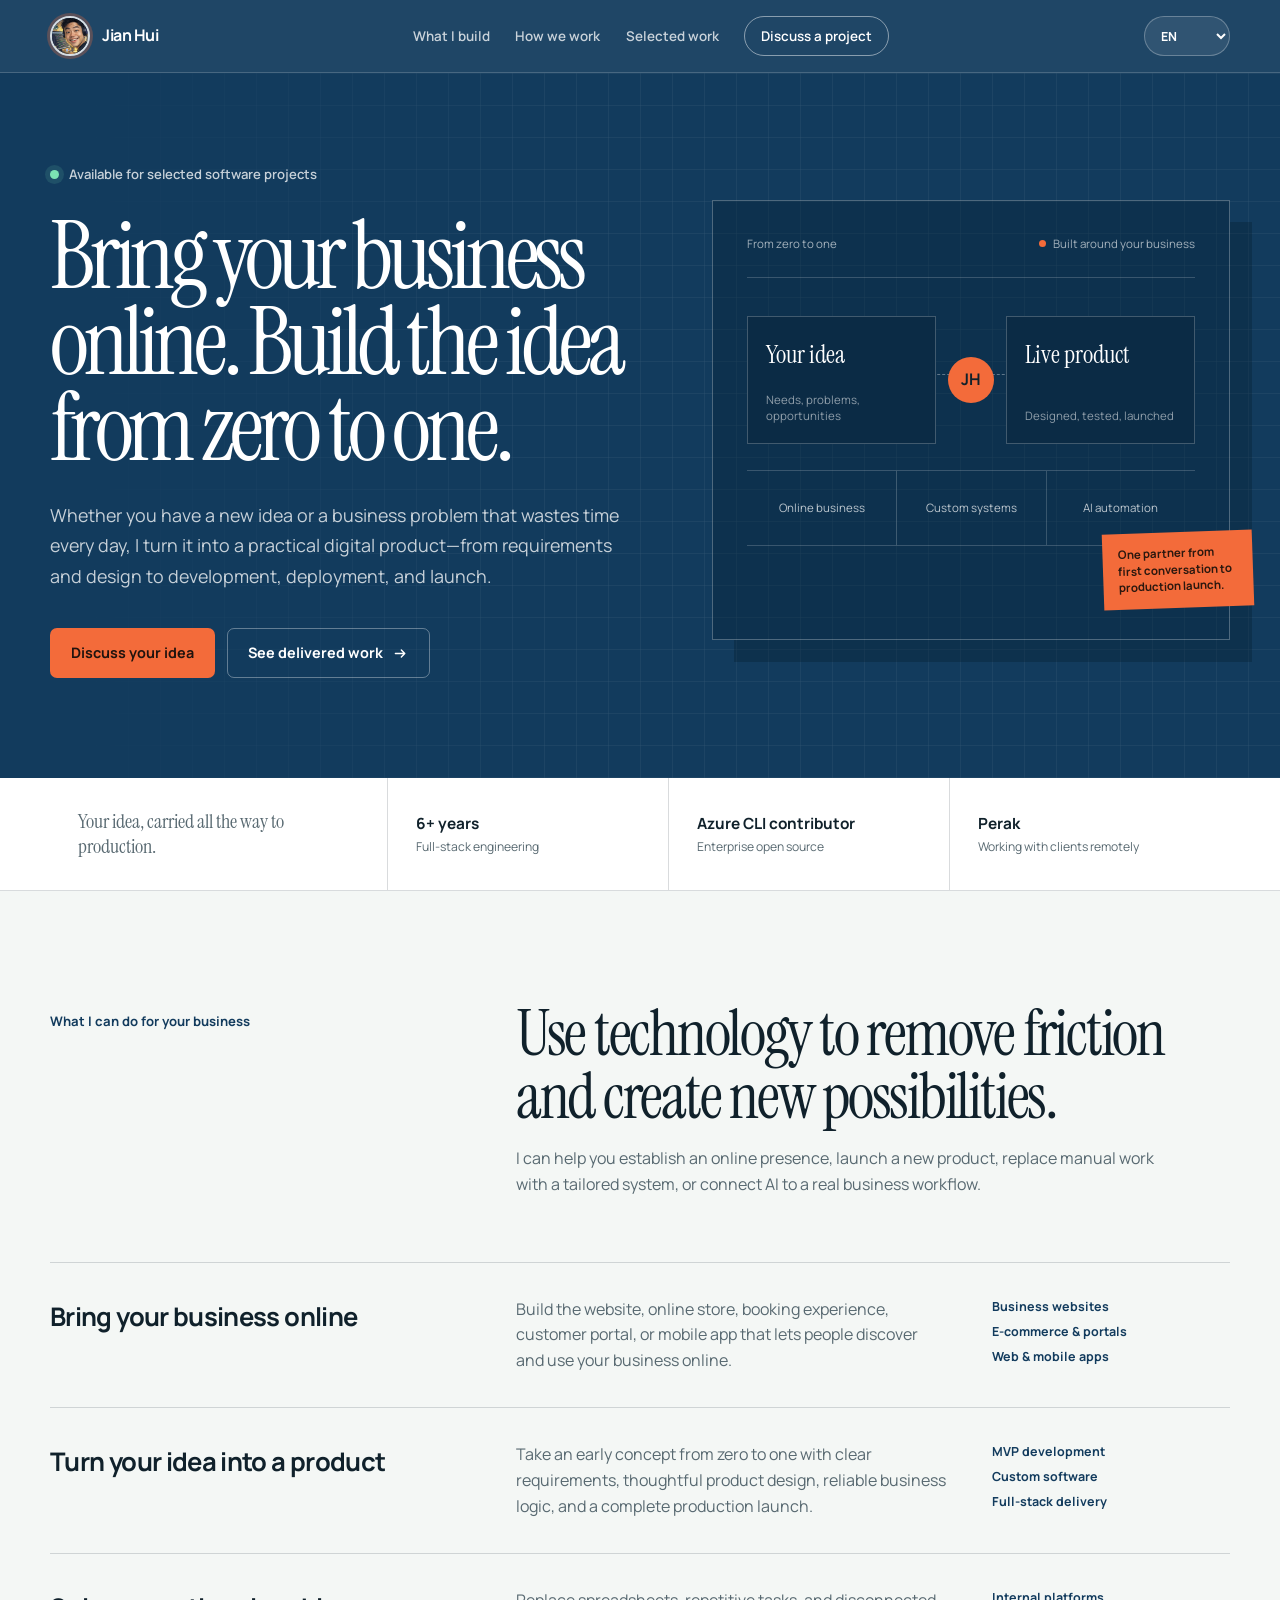
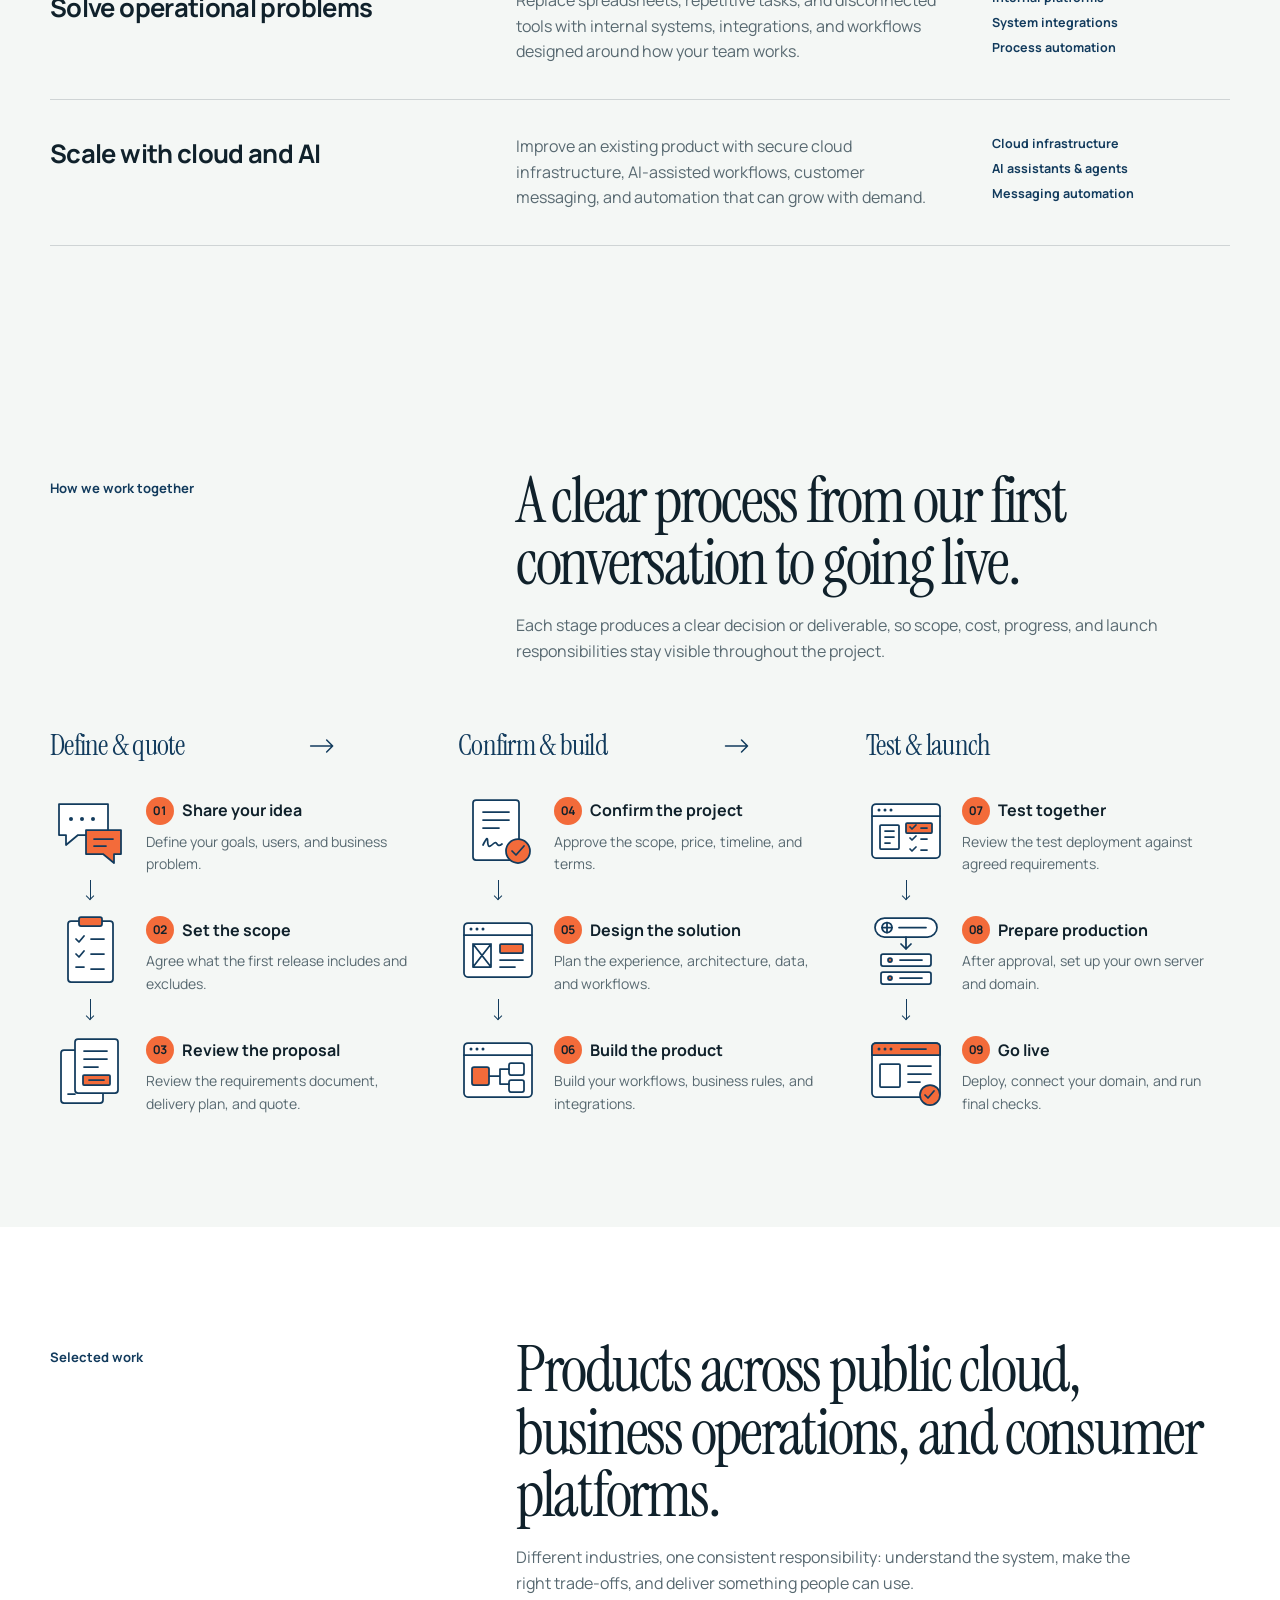
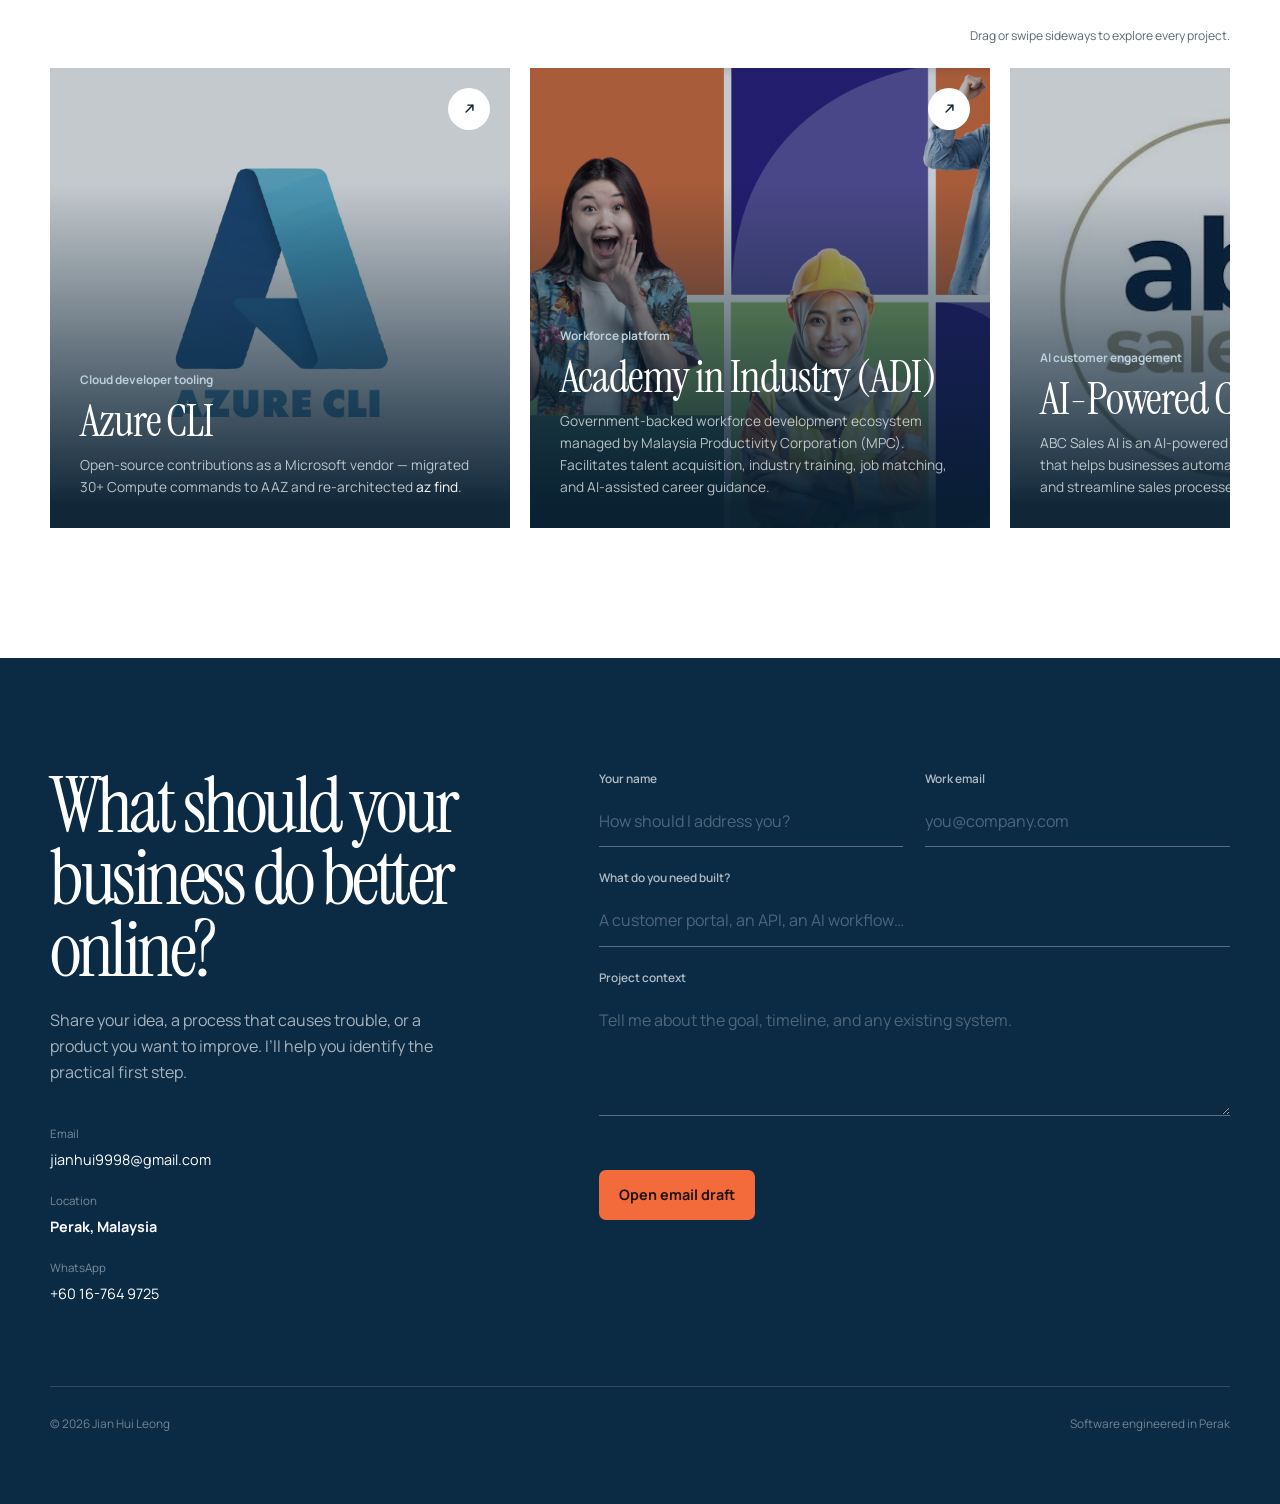
<file: index.html>
<!DOCTYPE html>
<html lang="en">
<head>
  <meta charset="utf-8">
  <meta name="viewport" content="width=device-width, initial-scale=1">
  <meta name="description" content="Bring your business online and turn ideas into working software with custom web, mobile, cloud, automation, and AI development.">
  <title>Jian Hui Leong — From Business Idea to Working Software</title>
  <link rel="preconnect" href="https://fonts.googleapis.com">
  <link rel="preconnect" href="https://fonts.gstatic.com" crossorigin>
  <link href="https://fonts.googleapis.com/css2?family=Instrument+Serif:ital@0;1&family=Manrope:wght@400;500;600;700&display=swap" rel="stylesheet">
  <style>
    :root {
      --blueprint: #123b5d;
      --blueprint-deep: #0b2b45;
      --signal: #f36b3a;
      --paper: #f4f7f5;
      --white: #ffffff;
      --ink: #10212b;
      --muted: #586971;
      --line: rgba(16, 33, 43, 0.16);
      --display: "Instrument Serif", Georgia, serif;
      --sans: "Manrope", Arial, sans-serif;
      --content: 1180px;
    }

    *,
    *::before,
    *::after {
      box-sizing: border-box;
    }

    html {
      scroll-behavior: smooth;
    }

    body {
      margin: 0;
      background: var(--paper);
      color: var(--ink);
      font-family: var(--sans);
      font-size: 16px;
      line-height: 1.6;
      overflow-x: clip;
    }

    body.menu-open {
      overflow: hidden;
    }

    body.menu-open::before {
      content: "";
      position: fixed;
      z-index: 19;
      inset: 64px 0 0;
      background: rgba(5, 22, 35, 0.56);
      backdrop-filter: blur(3px);
    }

    img {
      display: block;
      max-width: 100%;
    }

    a {
      color: inherit;
    }

    button,
    input,
    textarea,
    select {
      font: inherit;
    }

    :focus-visible {
      outline: 3px solid var(--signal);
      outline-offset: 4px;
    }

    .shell {
      width: min(calc(100% - 48px), var(--content));
      margin-inline: auto;
    }

    .site-header {
      position: sticky;
      top: 0;
      z-index: 20;
      border-bottom: 1px solid rgba(255, 255, 255, 0.18);
      background: rgba(18, 59, 93, 0.94);
      color: var(--white);
      backdrop-filter: blur(14px);
    }

    .nav {
      min-height: 72px;
      display: flex;
      align-items: center;
      justify-content: space-between;
      gap: clamp(12px, 2.5vw, 32px);
    }

    .brand {
      display: inline-flex;
      align-items: center;
      gap: 12px;
      color: var(--white);
      font-weight: 700;
      text-decoration: none;
      letter-spacing: -0.03em;
    }

    .brand-mark {
      width: 40px;
      height: 40px;
      flex: 0 0 40px;
      border: 2px solid rgba(255, 255, 255, 0.82);
      border-radius: 50%;
      object-fit: cover;
      object-position: 54% 25%;
      box-shadow: 0 0 0 3px rgba(243, 107, 58, 0.28);
    }

    .nav-links {
      display: flex;
      align-items: center;
      gap: clamp(14px, 2vw, 30px);
      margin: 0;
      padding: 0;
      list-style: none;
    }

    .nav-actions {
      display: flex;
      align-items: center;
      gap: 8px;
    }

    .language-select {
      min-width: 72px;
      height: 40px;
      padding: 0 28px 0 12px;
      border: 1px solid rgba(255, 255, 255, 0.28);
      border-radius: 999px;
      background-color: rgba(255, 255, 255, 0.08);
      color: var(--white);
      font-size: 0.78rem;
      font-weight: 700;
      cursor: pointer;
    }

    .language-select option {
      background: var(--blueprint-deep);
      color: var(--white);
    }

    .nav-links a {
      color: rgba(255, 255, 255, 0.76);
      font-size: 0.84rem;
      font-weight: 600;
      text-decoration: none;
    }

    .nav-links a:hover,
    .nav-links a[aria-current="true"] {
      color: var(--white);
    }

    .nav-links .nav-cta {
      padding: 10px 16px;
      border: 1px solid rgba(255, 255, 255, 0.48);
      border-radius: 999px;
      color: var(--white);
    }

    .menu-button {
      display: none;
      width: 44px;
      height: 44px;
      padding: 0;
      border: 0;
      background: transparent;
      color: var(--white);
      cursor: pointer;
    }

    .menu-button span {
      display: block;
      width: 22px;
      height: 2px;
      margin: 5px auto;
      background: currentColor;
      transition: transform 180ms ease, opacity 180ms ease;
    }

    .menu-button[aria-expanded="true"] span:first-child {
      transform: translateY(7px) rotate(45deg);
    }

    .menu-button[aria-expanded="true"] span:nth-child(2) {
      opacity: 0;
    }

    .menu-button[aria-expanded="true"] span:last-child {
      transform: translateY(-7px) rotate(-45deg);
    }

    .hero {
      position: relative;
      overflow: hidden;
      background: var(--blueprint);
      color: var(--white);
    }

    .hero::before {
      content: "";
      position: absolute;
      inset: 0;
      opacity: 0.13;
      background-image:
        linear-gradient(rgba(255, 255, 255, 0.35) 1px, transparent 1px),
        linear-gradient(90deg, rgba(255, 255, 255, 0.35) 1px, transparent 1px);
      background-size: 32px 32px;
      mask-image: linear-gradient(to right, transparent 5%, black 42%, black);
    }

    .hero-grid {
      position: relative;
      min-height: 670px;
      display: grid;
      grid-template-columns: minmax(0, 1.05fr) minmax(420px, 0.95fr);
      align-items: center;
      gap: clamp(44px, 7vw, 96px);
      padding-block: 88px 100px;
    }

    .hero-copy,
    .system-map,
    .section-heading > *,
    .capability > *,
    .capability-copy > *,
    .contact-grid > * {
      min-width: 0;
    }

    .availability {
      display: inline-flex;
      align-items: center;
      gap: 10px;
      margin: 0 0 28px;
      color: rgba(255, 255, 255, 0.76);
      font-size: 0.82rem;
      font-weight: 600;
    }

    .availability::before {
      content: "";
      width: 9px;
      height: 9px;
      border-radius: 50%;
      background: #7ce3b3;
      box-shadow: 0 0 0 5px rgba(124, 227, 179, 0.12);
    }

    h1,
    h2,
    h3,
    p {
      margin-top: 0;
    }

    .hero h1 {
      max-width: 760px;
      margin-bottom: 28px;
      font-family: var(--display);
      font-size: clamp(4rem, 7.4vw, 7rem);
      font-weight: 400;
      letter-spacing: -0.055em;
      line-height: 0.91;
    }

    .hero-summary {
      max-width: 640px;
      margin-bottom: 36px;
      color: rgba(255, 255, 255, 0.76);
      font-size: clamp(1rem, 1.4vw, 1.16rem);
      line-height: 1.72;
    }

    .hero-actions {
      display: flex;
      flex-wrap: wrap;
      gap: 12px;
    }

    .button {
      min-height: 50px;
      display: inline-flex;
      align-items: center;
      justify-content: center;
      gap: 9px;
      padding: 0 20px;
      border: 1px solid transparent;
      border-radius: 7px;
      font-size: 0.9rem;
      font-weight: 700;
      text-decoration: none;
      transition: transform 160ms ease, background-color 160ms ease;
    }

    .button:hover {
      transform: translateY(-2px);
    }

    .button-primary {
      background: var(--signal);
      color: #20130e;
    }

    .button-secondary {
      border-color: rgba(255, 255, 255, 0.34);
      color: var(--white);
    }

    .button svg {
      width: 17px;
      height: 17px;
    }

    .system-map {
      position: relative;
      min-height: 440px;
      padding: 34px;
      border: 1px solid rgba(255, 255, 255, 0.27);
      background: rgba(8, 37, 59, 0.42);
      box-shadow: 22px 22px 0 rgba(4, 28, 46, 0.32);
    }

    .map-head {
      display: flex;
      align-items: center;
      justify-content: space-between;
      padding-bottom: 24px;
      border-bottom: 1px solid rgba(255, 255, 255, 0.18);
      color: rgba(255, 255, 255, 0.62);
      font-size: 0.72rem;
    }

    .map-status {
      display: inline-flex;
      align-items: center;
      gap: 7px;
    }

    .map-status::before {
      content: "";
      width: 7px;
      height: 7px;
      border-radius: 50%;
      background: var(--signal);
    }

    .map-flow {
      position: relative;
      display: grid;
      grid-template-columns: 1fr 46px 1fr;
      align-items: center;
      gap: 12px;
      padding: 38px 0 26px;
    }

    .map-flow::before {
      content: "";
      position: absolute;
      top: 50%;
      left: 18%;
      right: 18%;
      border-top: 1px dashed rgba(255, 255, 255, 0.34);
    }

    .map-node {
      position: relative;
      z-index: 1;
      min-height: 128px;
      display: flex;
      flex-direction: column;
      justify-content: space-between;
      padding: 18px;
      border: 1px solid rgba(255, 255, 255, 0.22);
      background: var(--blueprint-deep);
    }

    .map-node strong {
      font-family: var(--display);
      font-size: 1.55rem;
      font-weight: 400;
    }

    .map-node span {
      color: rgba(255, 255, 255, 0.54);
      font-size: 0.72rem;
      line-height: 1.45;
    }

    .map-core {
      position: relative;
      z-index: 2;
      width: 46px;
      height: 46px;
      display: grid;
      place-items: center;
      border-radius: 50%;
      background: var(--signal);
      color: var(--ink);
      font-weight: 700;
    }

    .map-output {
      display: grid;
      grid-template-columns: repeat(3, 1fr);
      border-top: 1px solid rgba(255, 255, 255, 0.18);
      border-bottom: 1px solid rgba(255, 255, 255, 0.18);
    }

    .map-output span {
      min-height: 74px;
      display: grid;
      place-items: center;
      padding: 12px 8px;
      color: rgba(255, 255, 255, 0.72);
      font-size: 0.72rem;
      text-align: center;
    }

    .map-output span + span {
      border-left: 1px solid rgba(255, 255, 255, 0.18);
    }

    .map-note {
      position: absolute;
      right: -24px;
      bottom: 30px;
      width: 150px;
      padding: 13px 15px;
      background: var(--signal);
      color: #2b180f;
      font-size: 0.72rem;
      font-weight: 700;
      line-height: 1.45;
      transform: rotate(-2deg);
    }

    .trust-strip {
      border-bottom: 1px solid var(--line);
      background: var(--white);
    }

    .trust-grid {
      display: grid;
      grid-template-columns: 1.2fr repeat(3, 1fr);
      align-items: stretch;
    }

    .trust-grid > * {
      min-height: 112px;
      display: flex;
      flex-direction: column;
      justify-content: center;
      padding: 24px 28px;
    }

    .trust-grid > * + * {
      border-left: 1px solid var(--line);
    }

    .trust-intro {
      color: var(--muted);
      font-family: var(--display);
      font-size: 1.25rem;
      line-height: 1.25;
    }

    .trust-item strong {
      font-size: 0.96rem;
    }

    .trust-item span {
      color: var(--muted);
      font-size: 0.76rem;
    }

    .section {
      padding-block: 112px;
    }

    .section-heading {
      display: grid;
      grid-template-columns: 0.72fr 1.28fr;
      gap: 64px;
      align-items: start;
      margin-bottom: 64px;
    }

    .section-kicker {
      margin: 8px 0 0;
      color: var(--blueprint);
      font-size: 0.82rem;
      font-weight: 700;
    }

    .section-heading h2 {
      max-width: 760px;
      margin-bottom: 18px;
      font-family: var(--display);
      font-size: clamp(2.8rem, 5vw, 5rem);
      font-weight: 400;
      letter-spacing: -0.035em;
      line-height: 0.98;
    }

    .section-heading p:not(.section-kicker) {
      max-width: 650px;
      margin-bottom: 0;
      color: var(--muted);
    }

    .capabilities {
      background: var(--paper);
    }

    .capability-list {
      border-top: 1px solid var(--line);
    }

    .capability {
      display: grid;
      grid-template-columns: 0.72fr 1.28fr;
      gap: 64px;
      padding: 34px 0;
      border-bottom: 1px solid var(--line);
    }

    .capability h3 {
      margin: 0;
      font-size: clamp(1.25rem, 2vw, 1.6rem);
      letter-spacing: -0.025em;
    }

    .capability-copy {
      display: grid;
      grid-template-columns: minmax(0, 1fr) minmax(190px, 0.55fr);
      gap: 44px;
    }

    .capability-copy p {
      max-width: 600px;
      margin-bottom: 0;
      color: var(--muted);
    }

    .tech-list {
      margin: 0;
      padding: 0;
      color: var(--blueprint);
      font-size: 0.78rem;
      font-weight: 700;
      list-style: none;
    }

    .tech-list li + li {
      margin-top: 5px;
    }

    .work {
      background: var(--white);
    }

    .work-layout {
      display: flex;
      gap: 20px;
      overflow-x: auto;
      padding-bottom: 18px;
      scroll-snap-type: x mandatory;
      scroll-padding-inline: 1px;
      overscroll-behavior-inline: contain;
      scrollbar-color: var(--blueprint) #dde7e8;
      scrollbar-width: thin;
      -webkit-overflow-scrolling: touch;
    }

    .work-layout::-webkit-scrollbar {
      height: 8px;
    }

    .work-layout::-webkit-scrollbar-track {
      background: #dde7e8;
    }

    .work-layout::-webkit-scrollbar-thumb {
      border-radius: 999px;
      background: var(--blueprint);
    }

    .work-scroll-note {
      margin: -34px 0 22px;
      color: var(--muted);
      font-size: 0.76rem;
      text-align: right;
    }

    .project {
      position: relative;
      flex: 0 0 clamp(340px, 38vw, 460px);
      height: 460px;
      display: flex;
      flex-direction: column;
      justify-content: flex-end;
      overflow: hidden;
      background: var(--blueprint);
      color: var(--white);
      text-decoration: none;
      isolation: isolate;
      scroll-snap-align: start;
    }

    .project-media {
      position: absolute;
      inset: 0;
      z-index: -2;
    }

    .project-media img {
      width: 100%;
      height: 100%;
      object-fit: cover;
      filter: saturate(0.72);
      transition: transform 500ms cubic-bezier(0.2, 0.7, 0.2, 1), filter 300ms ease;
    }

    .project::after {
      content: "";
      position: absolute;
      inset: 0;
      z-index: -1;
      background: linear-gradient(to top, rgba(7, 30, 48, 0.96) 5%, rgba(7, 30, 48, 0.24) 75%);
    }

    .project:hover .project-media img {
      transform: scale(1.035);
      filter: saturate(1);
    }

    .project-copy {
      padding: 30px;
    }

    .project-type {
      margin-bottom: 10px;
      color: #b9ced9;
      font-size: 0.74rem;
      font-weight: 700;
    }

    .project h3 {
      margin-bottom: 10px;
      font-family: var(--display);
      font-size: clamp(2rem, 3.4vw, 3.4rem);
      font-weight: 400;
      letter-spacing: -0.025em;
      line-height: 1;
    }

    .project p {
      max-width: 620px;
      margin-bottom: 0;
      color: rgba(255, 255, 255, 0.7);
      font-size: 0.86rem;
    }

    .project p code {
      color: var(--white);
      font: inherit;
    }

    .project-open {
      position: absolute;
      top: 20px;
      right: 20px;
      width: 42px;
      height: 42px;
      display: grid;
      place-items: center;
      border-radius: 50%;
      background: var(--white);
      color: var(--ink);
    }

    .project-open svg {
      width: 17px;
      height: 17px;
    }

    .work-empty {
      padding: 28px;
      border: 1px solid var(--line);
      color: var(--muted);
    }

    .process {
      background: var(--paper);
    }

    .process-list {
      --process-icon-size: 64px;
      --process-step-gap: 28px;
      --process-phase-gap: 44px;
      display: grid;
      gap: var(--process-phase-gap);
    }

    .process-phase,
    .process-step-copy {
      min-width: 0;
    }

    .process-phase-heading {
      display: flex;
      align-items: center;
      margin-bottom: 28px;
    }

    .process-phase-title {
      margin: 0;
      color: var(--blueprint);
      font-family: var(--display);
      font-size: clamp(1.75rem, 2.3vw, 2rem);
      font-weight: 400;
      letter-spacing: -0.025em;
      line-height: 1.2;
      overflow-wrap: anywhere;
    }

    .process-phase-link {
      display: none;
      flex: 1 0 24px;
      width: 24px;
      height: 16px;
      fill: none;
      stroke: var(--blueprint);
      stroke-width: 1.5;
      stroke-linecap: round;
      stroke-linejoin: round;
    }

    .process-steps {
      display: grid;
      gap: var(--process-step-gap);
      margin: 0;
      padding: 0;
      list-style: none;
    }

    .process-step {
      position: relative;
      display: grid;
      grid-template-columns: var(--process-icon-size) minmax(0, 1fr);
      align-items: start;
      align-content: start;
      gap: 16px;
    }

    .process-step:not(:last-child)::before,
    .process-step:not(:last-child)::after {
      content: "";
      position: absolute;
      pointer-events: none;
    }

    .process-step:not(:last-child)::after {
      inset-block-start: calc(var(--process-icon-size) + 8px);
      inset-block-end: calc(12px - var(--process-step-gap));
      inset-inline-start: calc(var(--process-icon-size) / 2);
      border-inline-start: 1.5px solid var(--blueprint);
    }

    .process-step:not(:last-child)::before {
      inset-block-end: calc(12px - var(--process-step-gap));
      inset-inline-start: calc(var(--process-icon-size) / 2 - 3px);
      width: 6px;
      height: 6px;
      border-inline-end: 1.5px solid var(--blueprint);
      border-block-end: 1.5px solid var(--blueprint);
      transform: rotate(45deg);
    }

    .process-illustration {
      display: block;
      width: var(--process-icon-size);
      height: var(--process-icon-size);
      fill: none;
      stroke: var(--blueprint);
      stroke-width: 1.75;
      stroke-linecap: round;
      stroke-linejoin: round;
    }

    .process-illustration-paper {
      fill: var(--white);
    }

    .process-illustration-accent {
      fill: var(--signal);
    }

    .process-illustration-dot {
      fill: var(--blueprint);
      stroke: none;
    }

    .process-step-copy {
      padding-block-start: 5px;
    }

    .process-step-heading {
      display: flex;
      align-items: center;
      gap: 8px;
    }

    .process-step .step-number {
      flex: 0 0 auto;
      display: grid;
      place-items: center;
      width: 1.75rem;
      height: 1.75rem;
      border-radius: 50%;
      background: var(--signal);
      color: var(--ink);
      font-size: 0.75rem;
      font-weight: 700;
      line-height: 1;
      font-variant-numeric: tabular-nums;
    }

    .process-step-title {
      margin: 0;
      font-size: 1rem;
      font-weight: 700;
      line-height: 1.4;
      overflow-wrap: anywhere;
    }

    .process-step p {
      margin: 6px 0 0;
      color: var(--muted);
      font-size: 0.875rem;
      line-height: 1.6;
    }

    .contact {
      padding-block: 112px 70px;
      background: var(--blueprint-deep);
      color: var(--white);
    }

    .contact-grid {
      display: grid;
      grid-template-columns: 0.8fr 1.2fr;
      gap: clamp(56px, 10vw, 140px);
      align-items: start;
    }

    .contact h2 {
      margin-bottom: 22px;
      font-family: var(--display);
      font-size: clamp(3.2rem, 6vw, 6rem);
      font-weight: 400;
      letter-spacing: -0.045em;
      line-height: 0.94;
    }

    .contact-intro {
      max-width: 520px;
      color: rgba(255, 255, 255, 0.64);
    }

    .contact-meta {
      display: grid;
      gap: 20px;
      margin-top: 40px;
    }

    .contact-meta span {
      display: block;
      margin-bottom: 3px;
      color: rgba(255, 255, 255, 0.45);
      font-size: 0.72rem;
    }

    .contact-meta a,
    .contact-meta strong {
      color: var(--white);
      font-size: 0.9rem;
      text-decoration: none;
    }

    .contact-form {
      display: grid;
      grid-template-columns: 1fr 1fr;
      gap: 22px;
    }

    .field {
      display: grid;
      gap: 8px;
    }

    .field-wide {
      grid-column: 1 / -1;
    }

    .field label {
      color: rgba(255, 255, 255, 0.68);
      font-size: 0.74rem;
      font-weight: 600;
    }

    .field input,
    .field textarea {
      width: 100%;
      border: 0;
      border-bottom: 1px solid rgba(255, 255, 255, 0.32);
      border-radius: 0;
      padding: 12px 0;
      background: transparent;
      color: var(--white);
      outline: 0;
    }

    .field textarea {
      min-height: 120px;
      resize: vertical;
    }

    .field input:focus,
    .field textarea:focus {
      border-bottom-color: var(--signal);
    }

    .field input::placeholder,
    .field textarea::placeholder {
      color: rgba(255, 255, 255, 0.28);
    }

    .contact-form .button {
      width: fit-content;
      margin-top: 8px;
      border: 0;
      cursor: pointer;
    }

    .form-status {
      min-height: 24px;
      margin: 0;
      color: #ffb99f;
      font-size: 0.8rem;
    }

    .site-footer {
      margin-top: 80px;
      padding-top: 28px;
      border-top: 1px solid rgba(255, 255, 255, 0.15);
      display: flex;
      justify-content: space-between;
      gap: 24px;
      color: rgba(255, 255, 255, 0.42);
      font-size: 0.74rem;
    }

    .reveal {
      opacity: 0;
      transform: translateY(18px);
      transition: opacity 600ms ease, transform 600ms ease;
    }

    .reveal.is-visible {
      opacity: 1;
      transform: none;
    }

    @media (max-width: 1200px) {
      .map-note {
        position: relative;
        right: auto;
        bottom: auto;
        width: min(100%, 240px);
        margin: 20px 0 0 auto;
      }
    }

    @media (min-width: 981px) {
      .process-list {
        --process-icon-size: 80px;
        --process-step-gap: 36px;
        grid-template-columns: repeat(3, minmax(0, 1fr));
      }

      .process-phase:not(:last-child) .process-phase-heading {
        margin-inline-end: calc(-1 * var(--process-phase-gap));
      }

      .process-phase-link {
        display: block;
      }
    }

    @media (min-width: 641px) and (max-width: 980px) {
      .process-list {
        --process-icon-size: 80px;
        --process-step-gap: 32px;
      }

      .process-steps {
        grid-template-columns: repeat(3, minmax(0, 1fr));
      }

      .process-step {
        grid-template-columns: minmax(0, 1fr);
        gap: 14px;
      }

      .process-step-copy {
        padding-block-start: 0;
      }

      .process-step:not(:last-child)::after {
        inset-block-start: calc(var(--process-icon-size) / 2);
        inset-block-end: auto;
        inset-inline-start: calc(var(--process-icon-size) + 8px);
        inset-inline-end: calc(12px - var(--process-step-gap));
        border-inline-start: 0;
        border-block-start: 1.5px solid var(--blueprint);
      }

      .process-step:not(:last-child)::before {
        inset-block-start: calc(var(--process-icon-size) / 2 - 3px);
        inset-block-end: auto;
        inset-inline-start: auto;
        inset-inline-end: calc(12px - var(--process-step-gap));
        transform: rotate(-45deg);
      }
    }

    @media (max-width: 980px) {
      .hero-grid {
        grid-template-columns: 1fr;
        padding-top: 76px;
      }

      .hero-copy {
        max-width: 760px;
      }

      .system-map {
        width: min(100%, 620px);
      }

      .trust-grid {
        grid-template-columns: repeat(3, 1fr);
      }

      .trust-intro {
        grid-column: 1 / -1;
        min-height: auto;
        padding-bottom: 0;
      }

      .trust-grid .trust-item:first-of-type {
        border-left: 0;
      }

    }

    @media (max-width: 900px) {
      .shell {
        width: min(calc(100% - 32px), var(--content));
      }

      .nav {
        min-height: 64px;
      }

      .menu-button {
        display: block;
        border: 1px solid rgba(255, 255, 255, 0.22);
        border-radius: 8px;
      }

      .language-select {
        min-width: 76px;
        width: 76px;
        padding-inline: 10px 22px;
      }

      .nav-links {
        position: fixed;
        z-index: 21;
        top: 76px;
        right: max(12px, env(safe-area-inset-right));
        bottom: auto;
        left: max(12px, env(safe-area-inset-left));
        display: flex;
        flex-direction: column;
        align-items: stretch;
        gap: 0;
        overflow-y: auto;
        max-height: calc(100dvh - 88px);
        padding: 10px;
        border: 1px solid rgba(255, 255, 255, 0.18);
        border-radius: 12px;
        background: rgba(11, 43, 69, 0.98);
        box-shadow: 0 24px 60px rgba(3, 19, 31, 0.38);
        overscroll-behavior: contain;
        opacity: 0;
        visibility: hidden;
        transform: translateY(-8px);
        transition: opacity 160ms ease, transform 160ms ease, visibility 160ms;
        pointer-events: none;
      }

      .nav-links.is-open {
        opacity: 1;
        visibility: visible;
        transform: none;
        pointer-events: auto;
      }

      .nav-links a {
        display: block;
        min-height: 48px;
        padding: 13px 14px;
        border-radius: 7px;
        color: rgba(255, 255, 255, 0.82);
        font-size: 0.94rem;
      }

      .nav-links li + li:not(:last-child) {
        border-top: 1px solid rgba(255, 255, 255, 0.1);
      }

      .nav-links a:hover,
      .nav-links a:focus-visible,
      .nav-links a[aria-current="true"] {
        background: rgba(255, 255, 255, 0.08);
        color: var(--white);
      }

      .nav-links .nav-cta {
        margin-top: 10px;
        border: 0;
        background: var(--signal);
        color: #20130e;
        text-align: center;
      }

      .nav-links .nav-cta:hover,
      .nav-links .nav-cta:focus-visible {
        background: #ff8053;
        color: #20130e;
      }

      .hero-grid {
        min-height: auto;
        gap: 60px;
        padding-block: 70px 78px;
      }

      .hero h1 {
        font-size: clamp(3rem, 14vw, 5.4rem);
        line-height: 0.95;
        overflow-wrap: break-word;
      }

      .system-map {
        min-height: 390px;
        padding: 24px;
        box-shadow: 12px 12px 0 rgba(4, 28, 46, 0.32);
      }

      .map-flow {
        grid-template-columns: 1fr 38px 1fr;
        gap: 6px;
      }

      .map-core {
        width: 38px;
        height: 38px;
        font-size: 0.72rem;
      }

      .map-node {
        min-height: 116px;
        padding: 13px;
      }

      .map-node strong {
        font-size: 1.25rem;
      }

      .map-note {
        right: -8px;
        bottom: -18px;
      }

      .trust-grid {
        grid-template-columns: 1fr;
      }

      .trust-grid > * {
        min-height: auto;
        padding: 22px 0;
      }

      .trust-grid > * + * {
        border-top: 1px solid var(--line);
        border-left: 0;
      }

      .trust-intro {
        padding-bottom: 22px;
      }

      .section,
      .contact {
        padding-block: 82px;
      }

      .section-heading,
      .capability {
        grid-template-columns: 1fr;
        gap: 20px;
      }

      .section-heading {
        margin-bottom: 44px;
      }

      .capability {
        padding: 28px 0;
      }

      .capability-copy {
        grid-template-columns: 1fr;
        gap: 20px;
      }

      .project {
        flex-basis: min(86vw, 380px);
        height: clamp(360px, 116vw, 430px);
      }

      .contact-grid {
        grid-template-columns: 1fr;
      }

      .contact-form {
        grid-template-columns: 1fr;
      }

      .field-wide {
        grid-column: auto;
      }

      .contact-meta a,
      .contact-meta strong {
        overflow-wrap: anywhere;
      }
    }

    @media (max-width: 520px) {
      .shell {
        width: min(calc(100% - 24px), var(--content));
      }

      .hero-actions {
        align-items: stretch;
        flex-direction: column;
      }

      .button {
        width: 100%;
      }

      .map-head {
        align-items: flex-start;
        flex-direction: column;
        gap: 6px;
      }

      .system-map {
        min-height: 0;
        padding: 20px;
        box-shadow: 8px 8px 0 rgba(4, 28, 46, 0.32);
      }

      .map-flow {
        grid-template-columns: 1fr;
        gap: 12px;
        padding-block: 24px;
      }

      .map-flow::before {
        top: 18%;
        right: auto;
        bottom: 18%;
        left: 50%;
        width: 0;
        border-top: 0;
        border-left: 1px dashed rgba(255, 255, 255, 0.34);
      }

      .map-node {
        width: 100%;
        min-height: 96px;
      }

      .map-core {
        justify-self: center;
      }

      .map-output {
        grid-template-columns: 1fr;
      }

      .map-output span {
        min-height: 44px;
        padding: 10px;
        font-size: 0.7rem;
      }

      .map-output span + span {
        border-top: 1px solid rgba(255, 255, 255, 0.18);
        border-left: 0;
      }

      .map-note {
        position: relative;
        right: auto;
        bottom: auto;
        width: auto;
        margin-top: 20px;
      }

      .project-copy {
        padding: 22px;
      }

      .work-scroll-note {
        margin-top: -26px;
        text-align: left;
      }

      .section-heading h2 {
        font-size: clamp(2.35rem, 12vw, 3.5rem);
      }

      .contact h2 {
        font-size: clamp(2.75rem, 14vw, 4rem);
      }

      .site-footer {
        align-items: flex-start;
        flex-direction: column;
      }
    }

    @media (prefers-reduced-motion: reduce) {
      html {
        scroll-behavior: auto;
      }

      *,
      *::before,
      *::after {
        scroll-behavior: auto !important;
        transition-duration: 0.01ms !important;
        animation-duration: 0.01ms !important;
        animation-iteration-count: 1 !important;
      }

      .reveal {
        opacity: 1;
        transform: none;
      }
    }
  </style>
</head>
<body>
  <header class="site-header">
    <nav class="nav shell" aria-label="Main navigation" data-i18n-aria="nav.label">
      <a class="brand" href="#home" aria-label="Jian Hui, home" data-i18n-aria="brand.home">
        <img class="brand-mark" src="assets/img/hui-1.PNG" alt="">
        Jian Hui
      </a>
      <ul class="nav-links" id="navLinks">
        <li><a href="#services" data-i18n="nav.services">What I build</a></li>
        <li><a href="#process" data-i18n="nav.process">How we work</a></li>
        <li><a href="#work" data-i18n="nav.work">Selected work</a></li>
        <li><a class="nav-cta" href="#contact" data-i18n="nav.contact">Discuss a project</a></li>
      </ul>
      <div class="nav-actions">
        <select class="language-select" id="languageSelect" aria-label="Choose language" data-i18n-aria="language.label">
          <option value="en">EN</option>
          <option value="zh">中文</option>
          <!-- <option value="ms">BM</option> -->
        </select>
        <button class="menu-button" type="button" aria-expanded="false" aria-controls="navLinks" aria-label="Open navigation" data-i18n-aria="menu.open">
          <span></span><span></span><span></span>
        </button>
      </div>
    </nav>
  </header>

  <main>
    <section class="hero" id="home">
      <div class="hero-grid shell">
        <div class="hero-copy">
          <p class="availability" data-i18n="hero.availability">Available for selected software projects</p>
          <h1 data-i18n="hero.title">Bring your business online. Build the idea from zero to one.</h1>
          <p class="hero-summary" data-i18n="hero.summary">
            Whether you have a new idea or a business problem that wastes time every day, I turn it into a practical digital product—from requirements and design to development, deployment, and launch.
          </p>
          <div class="hero-actions">
            <a class="button button-primary" href="#contact" data-i18n="hero.primary">Discuss your idea</a>
            <a class="button button-secondary" href="#work">
              <span data-i18n="hero.secondary">See delivered work</span>
              <svg viewBox="0 0 20 20" fill="none" aria-hidden="true">
                <path d="M4 10h11M11 6l4 4-4 4" stroke="currentColor" stroke-width="1.7" stroke-linecap="round" stroke-linejoin="round"/>
              </svg>
            </a>
          </div>
        </div>

        <div class="system-map" aria-label="From business idea to live digital product" data-i18n-aria="map.label">
          <div class="map-head">
            <span data-i18n="map.from">From zero to one</span>
            <span class="map-status" data-i18n="map.status">Built around your business</span>
          </div>
          <div class="map-flow">
            <div class="map-node">
              <strong data-i18n="map.idea">Your idea</strong>
              <span data-i18n="map.ideaDetail">Needs, problems, opportunities</span>
            </div>
            <div class="map-core">JH</div>
            <div class="map-node">
              <strong data-i18n="map.product">Live product</strong>
              <span data-i18n="map.productDetail">Designed, tested, launched</span>
            </div>
          </div>
          <div class="map-output">
            <span data-i18n="map.online">Online business</span>
            <span data-i18n="map.systems">Custom systems</span>
            <span data-i18n="map.ai">AI automation</span>
          </div>
          <div class="map-note" data-i18n="map.note">One partner from first conversation to production launch.</div>
        </div>
      </div>
    </section>

    <aside class="trust-strip" aria-label="Professional experience" data-i18n-aria="trust.label">
      <div class="trust-grid shell">
        <div class="trust-intro" data-i18n="trust.intro">Your idea, carried all the way to production.</div>
        <div class="trust-item">
          <strong data-i18n="trust.years">6+ years</strong>
          <span data-i18n="trust.engineering">Full-stack engineering</span>
        </div>
        <div class="trust-item">
          <strong data-i18n="trust.azure">Azure CLI contributor</strong>
          <span data-i18n="trust.opensource">Enterprise open source</span>
        </div>
        <div class="trust-item">
          <strong data-i18n="trust.location">Perak</strong>
          <span data-i18n="trust.remote">Working with clients remotely</span>
        </div>
      </div>
    </aside>

    <section class="section capabilities" id="services">
      <div class="shell">
        <header class="section-heading reveal">
          <p class="section-kicker" data-i18n="services.kicker">What I can do for your business</p>
          <div>
            <h2 data-i18n="services.title">Use technology to remove friction and create new possibilities.</h2>
            <p data-i18n="services.intro">I can help you establish an online presence, launch a new product, replace manual work with a tailored system, or connect AI to a real business workflow.</p>
          </div>
        </header>

        <div class="capability-list">
          <article class="capability reveal">
            <h3 data-i18n="services.online.title">Bring your business online</h3>
            <div class="capability-copy">
              <p data-i18n="services.online.body">Build the website, online store, booking experience, customer portal, or mobile app that lets people discover and use your business online.</p>
              <ul class="tech-list" aria-label="Ways to bring a business online" data-i18n-aria="services.online.label">
                <li data-i18n="services.online.item1">Business websites</li>
                <li data-i18n="services.online.item2">E-commerce &amp; portals</li>
                <li data-i18n="services.online.item3">Web &amp; mobile apps</li>
              </ul>
            </div>
          </article>
          <article class="capability reveal">
            <h3 data-i18n="services.product.title">Turn your idea into a product</h3>
            <div class="capability-copy">
              <p data-i18n="services.product.body">Take an early concept from zero to one with clear requirements, thoughtful product design, reliable business logic, and a complete production launch.</p>
              <ul class="tech-list" aria-label="Product development services" data-i18n-aria="services.product.label">
                <li data-i18n="services.product.item1">MVP development</li>
                <li data-i18n="services.product.item2">Custom software</li>
                <li data-i18n="services.product.item3">Full-stack delivery</li>
              </ul>
            </div>
          </article>
          <article class="capability reveal">
            <h3 data-i18n="services.operations.title">Solve operational problems</h3>
            <div class="capability-copy">
              <p data-i18n="services.operations.body">Replace spreadsheets, repetitive tasks, and disconnected tools with internal systems, integrations, and workflows designed around how your team works.</p>
              <ul class="tech-list" aria-label="Operational software services" data-i18n-aria="services.operations.label">
                <li data-i18n="services.operations.item1">Internal platforms</li>
                <li data-i18n="services.operations.item2">System integrations</li>
                <li data-i18n="services.operations.item3">Process automation</li>
              </ul>
            </div>
          </article>
          <article class="capability reveal">
            <h3 data-i18n="services.scale.title">Scale with cloud and AI</h3>
            <div class="capability-copy">
              <p data-i18n="services.scale.body">Improve an existing product with secure cloud infrastructure, AI-assisted workflows, customer messaging, and automation that can grow with demand.</p>
              <ul class="tech-list" aria-label="Cloud and AI services" data-i18n-aria="services.scale.label">
                <li data-i18n="services.scale.item1">Cloud infrastructure</li>
                <li data-i18n="services.scale.item2">AI assistants &amp; agents</li>
                <li data-i18n="services.scale.item3">Messaging automation</li>
              </ul>
            </div>
          </article>
        </div>
      </div>
    </section>

    <section class="section process" id="process">
      <div class="shell">
        <header class="section-heading reveal">
          <p class="section-kicker" data-i18n="process.kicker">How we work together</p>
          <div>
            <h2 data-i18n="process.title">A clear process from our first conversation to going live.</h2>
            <p data-i18n="process.intro">Each stage produces a clear decision or deliverable, so scope, cost, progress, and launch responsibilities stay visible throughout the project.</p>
          </div>
        </header>
        <div class="process-list">
          <section class="process-phase" aria-labelledby="process-define">
            <header class="process-phase-heading">
              <h3 class="process-phase-title" id="process-define" data-i18n="process.phase1.title">Define &amp; quote</h3>
              <svg class="process-phase-link" viewBox="0 0 24 16" aria-hidden="true" focusable="false">
                <path d="M1 8h22m-6-6 6 6-6 6"/>
              </svg>
            </header>
            <ol class="process-steps" start="1" role="list">
              <li class="process-step">
                <svg class="process-illustration" viewBox="0 0 80 80" aria-hidden="true" focusable="false">
                  <path class="process-illustration-paper" d="M9 12h49v31H28L16 53V43H9Z"/>
                  <path class="process-illustration-accent" d="M36 38h35v24h-7v9L53 62H36Z"/>
                  <circle class="process-illustration-dot" cx="21" cy="27" r="2"/>
                  <circle class="process-illustration-dot" cx="32" cy="27" r="2"/>
                  <circle class="process-illustration-dot" cx="43" cy="27" r="2"/>
                  <path d="M44 47h19m-19 7h12"/>
                </svg>
                <div class="process-step-copy">
                  <div class="process-step-heading">
                    <span class="step-number" aria-hidden="true">01</span>
                    <h4 class="process-step-title" data-i18n="process.step1.title">Share your idea</h4>
                  </div>
                  <p data-i18n="process.step1.body">Define your goals, users, and business problem.</p>
                </div>
              </li>
              <li class="process-step">
                <svg class="process-illustration" viewBox="0 0 80 80" aria-hidden="true" focusable="false">
                  <rect class="process-illustration-paper" x="18" y="10" width="45" height="61" rx="3"/>
                  <rect class="process-illustration-accent" x="29" y="6" width="23" height="9" rx="2"/>
                  <path d="m26 28 3 3 5-6m-8 18 3 3 5-6m-8 16h8M41 28h13M41 43h13M41 58h13"/>
                </svg>
                <div class="process-step-copy">
                  <div class="process-step-heading">
                    <span class="step-number" aria-hidden="true">02</span>
                    <h4 class="process-step-title" data-i18n="process.step2.title">Set the scope</h4>
                  </div>
                  <p data-i18n="process.step2.body">Agree what the first release includes and excludes.</p>
                </div>
              </li>
              <li class="process-step">
                <svg class="process-illustration" viewBox="0 0 80 80" aria-hidden="true" focusable="false">
                  <rect class="process-illustration-paper" x="11" y="19" width="42" height="53" rx="3"/>
                  <rect class="process-illustration-paper" x="25" y="8" width="43" height="54" rx="3"/>
                  <path d="M34 20h23M34 28h23M34 36h14"/>
                  <rect class="process-illustration-accent" x="33" y="44" width="27" height="10" rx="1"/>
                  <path d="M39 49h15M18 63h7"/>
                </svg>
                <div class="process-step-copy">
                  <div class="process-step-heading">
                    <span class="step-number" aria-hidden="true">03</span>
                    <h4 class="process-step-title" data-i18n="process.step3.title">Review the proposal</h4>
                  </div>
                  <p data-i18n="process.step3.body">Review the requirements document, delivery plan, and quote.</p>
                </div>
              </li>
            </ol>
          </section>
          <section class="process-phase" aria-labelledby="process-build">
            <header class="process-phase-heading">
              <h3 class="process-phase-title" id="process-build" data-i18n="process.phase2.title">Confirm &amp; build</h3>
              <svg class="process-phase-link" viewBox="0 0 24 16" aria-hidden="true" focusable="false">
                <path d="M1 8h22m-6-6 6 6-6 6"/>
              </svg>
            </header>
            <ol class="process-steps" start="4" role="list">
              <li class="process-step">
                <svg class="process-illustration" viewBox="0 0 80 80" aria-hidden="true" focusable="false">
                  <rect class="process-illustration-paper" x="15" y="8" width="46" height="60" rx="3"/>
                  <path d="M25 20h26M25 28h26M25 36h16m-16 17c9-18 0 9 10-1 5-5 3 5 9 0"/>
                  <circle class="process-illustration-accent" cx="60" cy="59" r="12"/>
                  <path d="m54 59 4 4 8-9"/>
                </svg>
                <div class="process-step-copy">
                  <div class="process-step-heading">
                    <span class="step-number" aria-hidden="true">04</span>
                    <h4 class="process-step-title" data-i18n="process.step4.title">Confirm the project</h4>
                  </div>
                  <p data-i18n="process.step4.body">Approve the scope, price, timeline, and terms.</p>
                </div>
              </li>
              <li class="process-step">
                <svg class="process-illustration" viewBox="0 0 80 80" aria-hidden="true" focusable="false">
                  <rect class="process-illustration-paper" x="6" y="12" width="68" height="54" rx="4"/>
                  <path d="M6 24h68"/>
                  <circle class="process-illustration-dot" cx="13" cy="18" r="1.5"/>
                  <circle class="process-illustration-dot" cx="19" cy="18" r="1.5"/>
                  <circle class="process-illustration-dot" cx="25" cy="18" r="1.5"/>
                  <path d="M15 33h18v23H15Zm0 0 18 23m0-23L15 56M42 49h23M42 56h15"/>
                  <rect class="process-illustration-accent" x="42" y="33" width="23" height="9" rx="1"/>
                </svg>
                <div class="process-step-copy">
                  <div class="process-step-heading">
                    <span class="step-number" aria-hidden="true">05</span>
                    <h4 class="process-step-title" data-i18n="process.step5.title">Design the solution</h4>
                  </div>
                  <p data-i18n="process.step5.body">Plan the experience, architecture, data, and workflows.</p>
                </div>
              </li>
              <li class="process-step">
                <svg class="process-illustration" viewBox="0 0 80 80" aria-hidden="true" focusable="false">
                  <rect class="process-illustration-paper" x="6" y="12" width="68" height="54" rx="4"/>
                  <path d="M6 24h68"/>
                  <circle class="process-illustration-dot" cx="13" cy="18" r="1.5"/>
                  <circle class="process-illustration-dot" cx="19" cy="18" r="1.5"/>
                  <circle class="process-illustration-dot" cx="25" cy="18" r="1.5"/>
                  <path d="M31 45h11m0-7v15m0-15h9m-9 15h9"/>
                  <rect class="process-illustration-accent" x="14" y="36" width="17" height="18" rx="2"/>
                  <rect x="51" y="32" width="15" height="12" rx="2"/>
                  <rect x="51" y="49" width="15" height="12" rx="2"/>
                </svg>
                <div class="process-step-copy">
                  <div class="process-step-heading">
                    <span class="step-number" aria-hidden="true">06</span>
                    <h4 class="process-step-title" data-i18n="process.step6.title">Build the product</h4>
                  </div>
                  <p data-i18n="process.step6.body">Build your workflows, business rules, and integrations.</p>
                </div>
              </li>
            </ol>
          </section>
          <section class="process-phase" aria-labelledby="process-launch">
            <header class="process-phase-heading">
              <h3 class="process-phase-title" id="process-launch" data-i18n="process.phase3.title">Test &amp; launch</h3>
            </header>
            <ol class="process-steps" start="7" role="list">
              <li class="process-step">
                <svg class="process-illustration" viewBox="0 0 80 80" aria-hidden="true" focusable="false">
                  <rect class="process-illustration-paper" x="6" y="12" width="68" height="54" rx="4"/>
                  <path d="M6 24h68"/>
                  <circle class="process-illustration-dot" cx="13" cy="18" r="1.5"/>
                  <circle class="process-illustration-dot" cx="19" cy="18" r="1.5"/>
                  <circle class="process-illustration-dot" cx="25" cy="18" r="1.5"/>
                  <rect x="14" y="33" width="19" height="24" rx="1"/>
                  <path d="M19 39h9M19 45h9M19 51h5"/>
                  <rect class="process-illustration-accent" x="40" y="31" width="26" height="10" rx="1"/>
                  <path d="m44 35 2 2 4-4m-6 13 2 2 4-4m-6 13 2 2 4-4M55 36h6M55 47h6M55 58h6"/>
                </svg>
                <div class="process-step-copy">
                  <div class="process-step-heading">
                    <span class="step-number" aria-hidden="true">07</span>
                    <h4 class="process-step-title" data-i18n="process.step7.title">Test together</h4>
                  </div>
                  <p data-i18n="process.step7.body">Review the test deployment against agreed requirements.</p>
                </div>
              </li>
              <li class="process-step">
                <svg class="process-illustration" viewBox="0 0 80 80" aria-hidden="true" focusable="false">
                  <rect class="process-illustration-paper" x="9" y="7" width="62" height="19" rx="9.5"/>
                  <circle cx="21" cy="16.5" r="5"/>
                  <path d="M16 16.5h10m-5-5v10M33 16.5h27M40 26v12m-5-5 5 5 5-5"/>
                  <rect class="process-illustration-paper" x="15" y="43" width="50" height="12" rx="2"/>
                  <rect class="process-illustration-paper" x="15" y="61" width="50" height="12" rx="2"/>
                  <circle class="process-illustration-accent" cx="24" cy="49" r="2"/>
                  <circle class="process-illustration-accent" cx="24" cy="67" r="2"/>
                  <path d="M34 49h22M34 67h22"/>
                </svg>
                <div class="process-step-copy">
                  <div class="process-step-heading">
                    <span class="step-number" aria-hidden="true">08</span>
                    <h4 class="process-step-title" data-i18n="process.step8.title">Prepare production</h4>
                  </div>
                  <p data-i18n="process.step8.body">After approval, set up your own server and domain.</p>
                </div>
              </li>
              <li class="process-step">
                <svg class="process-illustration" viewBox="0 0 80 80" aria-hidden="true" focusable="false">
                  <rect class="process-illustration-paper" x="6" y="12" width="68" height="54" rx="4"/>
                  <path class="process-illustration-accent" d="M10 12h60a4 4 0 0 1 4 4v8H6v-8a4 4 0 0 1 4-4Z"/>
                  <circle class="process-illustration-dot" cx="13" cy="18" r="1.5"/>
                  <circle class="process-illustration-dot" cx="19" cy="18" r="1.5"/>
                  <circle class="process-illustration-dot" cx="25" cy="18" r="1.5"/>
                  <path d="M35 18h25"/>
                  <rect x="14" y="33" width="20" height="23" rx="1"/>
                  <path d="M42 35h23M42 43h23M42 51h12"/>
                  <circle class="process-illustration-accent" cx="64" cy="64" r="10"/>
                  <path d="m59 64 3 3 6-7"/>
                </svg>
                <div class="process-step-copy">
                  <div class="process-step-heading">
                    <span class="step-number" aria-hidden="true">09</span>
                    <h4 class="process-step-title" data-i18n="process.step9.title">Go live</h4>
                  </div>
                  <p data-i18n="process.step9.body">Deploy, connect your domain, and run final checks.</p>
                </div>
              </li>
            </ol>
          </section>
        </div>
      </div>
    </section>

    <section class="section work" id="work">
      <div class="shell">
        <header class="section-heading reveal">
          <p class="section-kicker" data-i18n="work.kicker">Selected work</p>
          <div>
            <h2 data-i18n="work.title">Products across public cloud, business operations, and consumer platforms.</h2>
            <p data-i18n="work.intro">Different industries, one consistent responsibility: understand the system, make the right trade-offs, and deliver something people can use.</p>
          </div>
        </header>
        <p class="work-scroll-note" data-i18n="work.scroll">Drag or swipe sideways to explore every project.</p>
        <div class="work-layout" id="workGrid" aria-live="polite">
          <p class="work-empty" data-i18n="work.loading">Loading selected projects…</p>
        </div>
      </div>
    </section>

    <section class="contact" id="contact">
      <div class="contact-grid shell">
        <div>
          <h2 data-i18n="contact.title">What should your business do better online?</h2>
          <p class="contact-intro" data-i18n="contact.intro">Share your idea, a process that causes trouble, or a product you want to improve. I’ll help you identify the practical first step.</p>
          <div class="contact-meta">
            <div>
              <span data-i18n="contact.email">Email</span>
              <a href="mailto:jianhui9998@gmail.com">jianhui9998@gmail.com</a>
            </div>
            <div>
              <span data-i18n="contact.location">Location</span>
              <strong data-i18n="contact.locationValue">Perak, Malaysia</strong>
            </div>
            <div>
              <span>WhatsApp</span>
              <a href="https://wa.me/60167649725" target="_blank" rel="noopener noreferrer">+60 16-764 9725</a>
            </div>
          </div>
        </div>

        <form class="contact-form" id="contactForm">
          <div class="field">
            <label for="name" data-i18n="form.name">Your name</label>
            <input id="name" name="name" type="text" autocomplete="name" placeholder="How should I address you?" data-i18n-placeholder="form.namePlaceholder" required>
          </div>
          <div class="field">
            <label for="email" data-i18n="form.email">Work email</label>
            <input id="email" name="email" type="email" autocomplete="email" placeholder="you@company.com" required>
          </div>
          <div class="field field-wide">
            <label for="subject" data-i18n="form.subject">What do you need built?</label>
            <input id="subject" name="subject" type="text" placeholder="A customer portal, an API, an AI workflow…" data-i18n-placeholder="form.subjectPlaceholder" required>
          </div>
          <div class="field field-wide">
            <label for="message" data-i18n="form.message">Project context</label>
            <textarea id="message" name="message" placeholder="Tell me about the goal, timeline, and any existing system." data-i18n-placeholder="form.messagePlaceholder" required></textarea>
          </div>
          <div class="field-wide">
            <p class="form-status" id="formStatus" role="status"></p>
            <button class="button button-primary" type="submit" data-i18n="form.submit">Open email draft</button>
          </div>
        </form>
      </div>
      <footer class="site-footer shell">
        <span>© 2026 Jian Hui Leong</span>
        <span data-i18n="footer.note">Software engineered in Perak</span>
      </footer>
    </section>
  </main>

  <script>
    const translations = {
      en: {
        "meta.title": "Jian Hui Leong — From Business Idea to Working Software",
        "meta.description": "Bring your business online and turn ideas into working software with custom web, mobile, cloud, automation, and AI development.",
        "nav.label": "Main navigation",
        "brand.home": "Jian Hui, home",
        "language.label": "Choose language",
        "menu.open": "Open navigation",
        "menu.close": "Close navigation",
        "nav.services": "What I build",
        "nav.process": "How we work",
        "nav.work": "Selected work",
        "nav.contact": "Discuss a project",
        "hero.availability": "Available for selected software projects",
        "hero.title": "Bring your business online. Build the idea from zero to one.",
        "hero.summary": "Whether you have a new idea or a business problem that wastes time every day, I turn it into a practical digital product—from requirements and design to development, deployment, and launch.",
        "hero.primary": "Discuss your idea",
        "hero.secondary": "See delivered work",
        "map.label": "From business idea to live digital product",
        "map.from": "From zero to one",
        "map.status": "Built around your business",
        "map.idea": "Your idea",
        "map.ideaDetail": "Needs, problems, opportunities",
        "map.product": "Live product",
        "map.productDetail": "Designed, tested, launched",
        "map.online": "Online business",
        "map.systems": "Custom systems",
        "map.ai": "AI automation",
        "map.note": "One partner from first conversation to production launch.",
        "trust.label": "Professional experience",
        "trust.intro": "Your idea, carried all the way to production.",
        "trust.years": "6+ years",
        "trust.engineering": "Full-stack engineering",
        "trust.azure": "Azure CLI contributor",
        "trust.opensource": "Enterprise open source",
        "trust.location": "Perak",
        "trust.remote": "Working with clients remotely",
        "services.kicker": "What I can do for your business",
        "services.title": "Use technology to remove friction and create new possibilities.",
        "services.intro": "I can help you establish an online presence, launch a new product, replace manual work with a tailored system, or connect AI to a real business workflow.",
        "services.online.title": "Bring your business online",
        "services.online.body": "Build the website, online store, booking experience, customer portal, or mobile app that lets people discover and use your business online.",
        "services.online.label": "Ways to bring a business online",
        "services.online.item1": "Business websites",
        "services.online.item2": "E-commerce & portals",
        "services.online.item3": "Web & mobile apps",
        "services.product.title": "Turn your idea into a product",
        "services.product.body": "Take an early concept from zero to one with clear requirements, thoughtful product design, reliable business logic, and a complete production launch.",
        "services.product.label": "Product development services",
        "services.product.item1": "MVP development",
        "services.product.item2": "Custom software",
        "services.product.item3": "Full-stack delivery",
        "services.operations.title": "Solve operational problems",
        "services.operations.body": "Replace spreadsheets, repetitive tasks, and disconnected tools with internal systems, integrations, and workflows designed around how your team works.",
        "services.operations.label": "Operational software services",
        "services.operations.item1": "Internal platforms",
        "services.operations.item2": "System integrations",
        "services.operations.item3": "Process automation",
        "services.scale.title": "Scale with cloud and AI",
        "services.scale.body": "Improve an existing product with secure cloud infrastructure, AI-assisted workflows, customer messaging, and automation that can grow with demand.",
        "services.scale.label": "Cloud and AI services",
        "services.scale.item1": "Cloud infrastructure",
        "services.scale.item2": "AI assistants & agents",
        "services.scale.item3": "Messaging automation",
        "process.kicker": "How we work together",
        "process.title": "A clear process from our first conversation to going live.",
        "process.intro": "Each stage produces a clear decision or deliverable, so scope, cost, progress, and launch responsibilities stay visible throughout the project.",
        "process.phase1.title": "Define & quote",
        "process.phase2.title": "Confirm & build",
        "process.phase3.title": "Test & launch",
        "process.step1.title": "Share your idea",
        "process.step1.body": "Define your goals, users, and business problem.",
        "process.step2.title": "Set the scope",
        "process.step2.body": "Agree what the first release includes and excludes.",
        "process.step3.title": "Review the proposal",
        "process.step3.body": "Review the requirements document, delivery plan, and quote.",
        "process.step4.title": "Confirm the project",
        "process.step4.body": "Approve the scope, price, timeline, and terms.",
        "process.step5.title": "Design the solution",
        "process.step5.body": "Plan the experience, architecture, data, and workflows.",
        "process.step6.title": "Build the product",
        "process.step6.body": "Build your workflows, business rules, and integrations.",
        "process.step7.title": "Test together",
        "process.step7.body": "Review the test deployment against agreed requirements.",
        "process.step8.title": "Prepare production",
        "process.step8.body": "After approval, set up your own server and domain.",
        "process.step9.title": "Go live",
        "process.step9.body": "Deploy, connect your domain, and run final checks.",
        "work.kicker": "Selected work",
        "work.title": "Products across public cloud, business operations, and consumer platforms.",
        "work.intro": "Different industries, one consistent responsibility: understand the system, make the right trade-offs, and deliver something people can use.",
        "work.scroll": "Drag or swipe sideways to explore every project.",
        "work.loading": "Loading selected projects…",
        "work.empty": "No projects are published yet.",
        "work.error": "Projects could not be loaded. Visit GitHub to view recent work.",
        "work.defaultType": "Software delivery",
        "contact.title": "What should your business do better online?",
        "contact.intro": "Share your idea, a process that causes trouble, or a product you want to improve. I’ll help you identify the practical first step.",
        "contact.email": "Email",
        "contact.location": "Location",
        "contact.locationValue": "Perak, Malaysia",
        "form.name": "Your name",
        "form.namePlaceholder": "How should I address you?",
        "form.email": "Work email",
        "form.subject": "What do you need built?",
        "form.subjectPlaceholder": "A customer portal, an API, an AI workflow…",
        "form.message": "Project context",
        "form.messagePlaceholder": "Tell me about the goal, timeline, and any existing system.",
        "form.submit": "Open email draft",
        "form.incomplete": "Complete each field so I have enough context to respond.",
        "form.success": "Your email app should open with the project details ready.",
        "mail.name": "Name",
        "mail.email": "Email",
        "footer.note": "Software engineered in Perak"
      },
      zh: {
        "meta.title": "Jian Hui Leong — 从商业构想到可用软件",
        "meta.description": "通过定制网站、移动应用、云端、自动化与 AI 开发，让业务上线并把构想变成可用的软件。",
        "nav.label": "主导航",
        "brand.home": "Jian Hui，首页",
        "language.label": "选择语言",
        "menu.open": "打开导航",
        "menu.close": "关闭导航",
        "nav.services": "服务内容",
        "nav.process": "合作流程",
        "nav.work": "精选项目",
        "nav.contact": "洽谈项目",
        "hero.availability": "现开放承接精选软件项目",
        "hero.title": "让业务走向线上，把构想从零变成产品。",
        "hero.summary": "无论你有一个新构想，还是每天都在消耗时间的业务难题，我都能把它转化为实用的数字产品——从需求与设计，到开发、部署和上线。",
        "hero.primary": "聊聊你的构想",
        "hero.secondary": "查看交付项目",
        "map.label": "从商业构想到正式上线的数字产品",
        "map.from": "从零到一",
        "map.status": "围绕你的业务打造",
        "map.idea": "你的构想",
        "map.ideaDetail": "需求、难题与机会",
        "map.product": "上线产品",
        "map.productDetail": "完成设计、测试与发布",
        "map.online": "线上业务",
        "map.systems": "定制系统",
        "map.ai": "AI 自动化",
        "map.note": "从第一次沟通到正式上线，由同一位伙伴全程负责。",
        "trust.label": "专业经验",
        "trust.intro": "让你的构想一路走到正式上线。",
        "trust.years": "6 年以上",
        "trust.engineering": "全栈软件工程",
        "trust.azure": "Azure CLI 贡献者",
        "trust.opensource": "企业级开源项目",
        "trust.location": "霹雳州",
        "trust.remote": "远程服务各地客户",
        "services.kicker": "我能为你的业务做什么",
        "services.title": "用技术减少阻力，创造新的可能。",
        "services.intro": "我可以协助你建立线上业务、推出新产品、以定制系统取代人工作业，或把 AI 接入真实的业务流程。",
        "services.online.title": "让你的业务上线",
        "services.online.body": "打造网站、网店、预约体验、客户门户或移动应用，让客户能在线发现并使用你的服务。",
        "services.online.label": "业务上线服务",
        "services.online.item1": "企业网站",
        "services.online.item2": "电商与客户门户",
        "services.online.item3": "网页与移动应用",
        "services.product.title": "把构想变成产品",
        "services.product.body": "通过清晰需求、周全的产品设计、可靠的业务逻辑与完整发布，把早期构想从零推进到一。",
        "services.product.label": "产品开发服务",
        "services.product.item1": "MVP 开发",
        "services.product.item2": "定制软件",
        "services.product.item3": "全栈交付",
        "services.operations.title": "解决营运难题",
        "services.operations.body": "以贴合团队工作方式的内部系统、整合与流程，取代电子表格、重复任务和彼此割裂的工具。",
        "services.operations.label": "营运软件服务",
        "services.operations.item1": "内部平台",
        "services.operations.item2": "系统整合",
        "services.operations.item3": "流程自动化",
        "services.scale.title": "借助云端与 AI 扩展",
        "services.scale.body": "通过安全的云端基础设施、AI 辅助流程、客户消息和可随需求成长的自动化，提升现有产品。",
        "services.scale.label": "云端与 AI 服务",
        "services.scale.item1": "云端基础设施",
        "services.scale.item2": "AI 助手与代理",
        "services.scale.item3": "消息自动化",
        "process.kicker": "我们的合作方式",
        "process.title": "从第一次沟通到正式上线，每一步都清晰明确。",
        "process.intro": "每个阶段都有明确决定或交付成果，让范围、成本、进度与上线责任在整个项目中保持透明。",
        "process.phase1.title": "需求与报价",
        "process.phase2.title": "确认与开发",
        "process.phase3.title": "验收与上线",
        "process.step1.title": "聊聊需求",
        "process.step1.body": "明确目标、用户和业务问题。",
        "process.step2.title": "确定范围",
        "process.step2.body": "确认首版包含与不包含的内容。",
        "process.step3.title": "查看方案",
        "process.step3.body": "核对需求文档、交付计划与报价。",
        "process.step4.title": "确认合作",
        "process.step4.body": "确认范围、价格、周期和合作条款。",
        "process.step5.title": "设计方案",
        "process.step5.body": "规划体验、技术架构、数据与流程。",
        "process.step6.title": "开发产品",
        "process.step6.body": "实现工作流、业务规则与系统集成。",
        "process.step7.title": "测试验收",
        "process.step7.body": "在测试环境逐项核对已确认的需求。",
        "process.step8.title": "准备生产环境",
        "process.step8.body": "验收后，配置归你所有的服务器与域名。",
        "process.step9.title": "正式上线",
        "process.step9.body": "部署系统、连接域名并完成最终检查。",
        "work.kicker": "精选项目",
        "work.title": "横跨公共云、企业营运与消费平台的产品。",
        "work.intro": "行业各不相同，责任始终一致：理解系统、作出正确取舍，并交付真正有人使用的产品。",
        "work.scroll": "左右拖动或滑动，浏览所有项目。",
        "work.loading": "正在载入精选项目…",
        "work.empty": "目前没有已发布的项目。",
        "work.error": "项目无法载入，请前往 GitHub 查看近期作品。",
        "work.defaultType": "软件交付",
        "contact.title": "你的业务在线上可以做得更好吗？",
        "contact.intro": "告诉我你的构想、造成困扰的流程，或想改进的产品。我会协助你找出实际可行的第一步。",
        "contact.email": "电邮",
        "contact.location": "地点",
        "contact.locationValue": "马来西亚霹雳州",
        "form.name": "你的姓名",
        "form.namePlaceholder": "我该如何称呼你？",
        "form.email": "工作电邮",
        "form.subject": "你需要开发什么？",
        "form.subjectPlaceholder": "例如客户门户、API 或 AI 工作流程…",
        "form.message": "项目背景",
        "form.messagePlaceholder": "请说明目标、时间安排与现有系统。",
        "form.submit": "打开电邮草稿",
        "form.incomplete": "请填写所有栏位，让我有足够信息回复你。",
        "form.success": "你的电邮应用应会打开，并准备好项目详情。",
        "mail.name": "姓名",
        "mail.email": "电邮",
        "footer.note": "软件工程，打造于霹雳州"
      },
      ms: {
        "meta.title": "Jian Hui Leong — Daripada Idea Perniagaan kepada Perisian",
        "meta.description": "Bawa perniagaan anda ke dalam talian dan jadikan idea sebagai perisian melalui pembangunan web, mudah alih, awan, automasi dan AI.",
        "nav.label": "Navigasi utama",
        "brand.home": "Jian Hui, laman utama",
        "language.label": "Pilih bahasa",
        "menu.open": "Buka navigasi",
        "menu.close": "Tutup navigasi",
        "nav.services": "Apa yang dibina",
        "nav.process": "Cara bekerja",
        "nav.work": "Projek pilihan",
        "nav.contact": "Bincang projek",
        "hero.availability": "Menerima projek perisian terpilih",
        "hero.title": "Bawa perniagaan anda ke dalam talian. Jadikan idea sebuah produk.",
        "hero.summary": "Sama ada anda mempunyai idea baharu atau masalah perniagaan yang membazirkan masa setiap hari, saya mengubahnya menjadi produk digital praktikal—daripada keperluan dan reka bentuk hingga pembangunan, pelaksanaan dan pelancaran.",
        "hero.primary": "Bincangkan idea anda",
        "hero.secondary": "Lihat projek siap",
        "map.label": "Daripada idea perniagaan kepada produk digital yang dilancarkan",
        "map.from": "Daripada kosong kepada produk",
        "map.status": "Dibina mengikut perniagaan anda",
        "map.idea": "Idea anda",
        "map.ideaDetail": "Keperluan, masalah, peluang",
        "map.product": "Produk langsung",
        "map.productDetail": "Direka, diuji, dilancarkan",
        "map.online": "Perniagaan dalam talian",
        "map.systems": "Sistem tersuai",
        "map.ai": "Automasi AI",
        "map.note": "Seorang rakan dari perbualan pertama hingga pelancaran produksi.",
        "trust.label": "Pengalaman profesional",
        "trust.intro": "Idea anda dibawa sehingga ke produksi.",
        "trust.years": "6+ tahun",
        "trust.engineering": "Kejuruteraan full-stack",
        "trust.azure": "Penyumbang Azure CLI",
        "trust.opensource": "Sumber terbuka perusahaan",
        "trust.location": "Perak",
        "trust.remote": "Bekerja dengan pelanggan dari jauh",
        "services.kicker": "Apa yang boleh saya lakukan",
        "services.title": "Gunakan teknologi untuk mengurangkan halangan dan membuka peluang.",
        "services.intro": "Saya boleh membantu anda membina kehadiran dalam talian, melancarkan produk, menggantikan kerja manual dengan sistem tersuai, atau menghubungkan AI kepada aliran kerja sebenar.",
        "services.online.title": "Bawa perniagaan anda ke dalam talian",
        "services.online.body": "Bina laman web, kedai dalam talian, sistem tempahan, portal pelanggan atau aplikasi mudah alih supaya pelanggan boleh menemui dan menggunakan perniagaan anda.",
        "services.online.label": "Perkhidmatan perniagaan dalam talian",
        "services.online.item1": "Laman web perniagaan",
        "services.online.item2": "E-dagang & portal",
        "services.online.item3": "Aplikasi web & mudah alih",
        "services.product.title": "Jadikan idea anda sebuah produk",
        "services.product.body": "Bawa konsep awal menjadi produk dengan keperluan jelas, reka bentuk teliti, logik perniagaan yang kukuh dan pelancaran produksi lengkap.",
        "services.product.label": "Perkhidmatan pembangunan produk",
        "services.product.item1": "Pembangunan MVP",
        "services.product.item2": "Perisian tersuai",
        "services.product.item3": "Penghantaran full-stack",
        "services.operations.title": "Selesaikan masalah operasi",
        "services.operations.body": "Gantikan hamparan, tugas berulang dan alat terpisah dengan sistem dalaman, integrasi dan aliran kerja yang mengikut cara pasukan anda bekerja.",
        "services.operations.label": "Perkhidmatan perisian operasi",
        "services.operations.item1": "Platform dalaman",
        "services.operations.item2": "Integrasi sistem",
        "services.operations.item3": "Automasi proses",
        "services.scale.title": "Berkembang dengan awan dan AI",
        "services.scale.body": "Tingkatkan produk dengan infrastruktur awan selamat, aliran kerja dibantu AI, pemesejan pelanggan dan automasi yang berkembang mengikut permintaan.",
        "services.scale.label": "Perkhidmatan awan dan AI",
        "services.scale.item1": "Infrastruktur awan",
        "services.scale.item2": "Pembantu & ejen AI",
        "services.scale.item3": "Automasi pemesejan",
        "process.kicker": "Cara kita bekerjasama",
        "process.title": "Proses yang jelas daripada perbualan pertama hingga pelancaran.",
        "process.intro": "Setiap peringkat menghasilkan keputusan atau hasil kerja yang jelas supaya skop, kos, kemajuan dan tanggungjawab pelancaran sentiasa telus.",
        "process.phase1.title": "Skop & sebut harga",
        "process.phase2.title": "Sahkan & bina",
        "process.phase3.title": "Uji & lancar",
        "process.step1.title": "Kongsi idea anda",
        "process.step1.body": "Kenal pasti matlamat, pengguna dan masalah perniagaan anda.",
        "process.step2.title": "Tetapkan skop",
        "process.step2.body": "Persetujui perkara yang disertakan dan dikecualikan dalam keluaran pertama.",
        "process.step3.title": "Semak cadangan",
        "process.step3.body": "Semak dokumen keperluan, pelan penyerahan dan sebut harga.",
        "process.step4.title": "Sahkan projek",
        "process.step4.body": "Sahkan skop, harga, jadual dan terma kerjasama.",
        "process.step5.title": "Reka penyelesaian",
        "process.step5.body": "Rancang pengalaman pengguna, seni bina, data dan aliran kerja.",
        "process.step6.title": "Bina produk",
        "process.step6.body": "Bina aliran kerja, peraturan perniagaan dan integrasi anda.",
        "process.step7.title": "Uji bersama",
        "process.step7.body": "Semak produk dalam persekitaran ujian berdasarkan keperluan yang dipersetujui.",
        "process.step8.title": "Sediakan produksi",
        "process.step8.body": "Selepas diluluskan, sediakan pelayan dan domain milik anda.",
        "process.step9.title": "Lancarkan produk",
        "process.step9.body": "Laksanakan sistem, sambungkan domain dan jalankan semakan akhir.",
        "work.kicker": "Projek pilihan",
        "work.title": "Produk merentasi awan awam, operasi perniagaan dan platform pengguna.",
        "work.intro": "Industri berbeza, tanggungjawab tetap sama: fahami sistem, buat pertimbangan tepat dan hasilkan sesuatu yang boleh digunakan.",
        "work.scroll": "Seret atau leret ke sisi untuk melihat semua projek.",
        "work.loading": "Memuatkan projek pilihan…",
        "work.empty": "Belum ada projek yang diterbitkan.",
        "work.error": "Projek tidak dapat dimuatkan. Lawati GitHub untuk melihat kerja terkini.",
        "work.defaultType": "Penghantaran perisian",
        "contact.title": "Apa yang patut perniagaan anda lakukan dengan lebih baik dalam talian?",
        "contact.intro": "Kongsikan idea, proses yang bermasalah atau produk yang ingin ditambah baik. Saya akan membantu mengenal pasti langkah pertama yang praktikal.",
        "contact.email": "E-mel",
        "contact.location": "Lokasi",
        "contact.locationValue": "Perak, Malaysia",
        "form.name": "Nama anda",
        "form.namePlaceholder": "Bagaimana saya patut memanggil anda?",
        "form.email": "E-mel kerja",
        "form.subject": "Apa yang perlu dibina?",
        "form.subjectPlaceholder": "Portal pelanggan, API atau aliran kerja AI…",
        "form.message": "Konteks projek",
        "form.messagePlaceholder": "Ceritakan matlamat, garis masa dan sistem sedia ada.",
        "form.submit": "Buka draf e-mel",
        "form.incomplete": "Lengkapkan setiap ruangan supaya saya mempunyai konteks yang mencukupi.",
        "form.success": "Aplikasi e-mel anda sepatutnya dibuka dengan butiran projek tersedia.",
        "mail.name": "Nama",
        "mail.email": "E-mel",
        "footer.note": "Perisian dibangunkan di Perak"
      }
    };

    const projectTypes = {
      en: {
        "azure-cli": "Cloud developer tooling",
        "adi": "Workforce platform",
        "abc-sales": "AI customer engagement",
        "tgbot": "Messaging automation",
        "yingshitv": "Media platform",
        "reskills": "Learning platform",
        "dodomat": "E-commerce",
        "resume-builder": "Career tool"
      },
      zh: {
        "azure-cli": "云端开发工具",
        "adi": "人才发展平台",
        "abc-sales": "AI 客户互动",
        "tgbot": "消息自动化",
        "yingshitv": "媒体平台",
        "reskills": "学习平台",
        "dodomat": "电子商务",
        "resume-builder": "求职工具"
      },
      ms: {
        "azure-cli": "Alat pembangunan awan",
        "adi": "Platform tenaga kerja",
        "abc-sales": "Penglibatan pelanggan AI",
        "tgbot": "Automasi pemesejan",
        "yingshitv": "Platform media",
        "reskills": "Platform pembelajaran",
        "dodomat": "E-dagang",
        "resume-builder": "Alat kerjaya"
      }
    };

    const projectDescriptions = {
      zh: {
        "azure-cli": "以微软供应商身份参与开源项目——将 30 多项 Compute 命令迁移至 AAZ，并重新设计 <code>az find</code>。",
        "adi": "由马来西亚生产力机构（MPC）管理、政府支持的人才发展生态系统，涵盖人才招聘、行业培训、工作配对与 AI 辅助职业指导。",
        "abc-sales": "ABC Sales AI 是 AI 驱动的客户互动平台，协助企业自动化对话、管理潜在客户并简化销售流程。",
        "tgbot": "为数字营销团队构建可扩展的 Telegram 机器人，用于与潜在客户互动。",
        "yingshitv": "用于视频、文章、漫画、图片与网站导航的开源 PHP 内容管理系统。",
        "reskills": "订阅制在线学习平台，提供不限量的直播课程、视频、课程、会议与学习材料。",
        "dodomat": "面向马来西亚市场的高级定制汽车脚垫电商平台，西马地区免运费。",
        "resume-builder": "使用简单易用的履历制作工具，在 5 分钟内建立专业履历，更快获得工作机会。"
      },
      ms: {
        "azure-cli": "Sumbangan sumber terbuka sebagai vendor Microsoft—memindahkan lebih 30 arahan Compute ke AAZ dan mereka bentuk semula <code>az find</code>.",
        "adi": "Ekosistem pembangunan tenaga kerja sokongan kerajaan yang diuruskan oleh Malaysia Productivity Corporation (MPC), merangkumi pengambilan bakat, latihan industri, padanan kerja dan bimbingan kerjaya dibantu AI.",
        "abc-sales": "ABC Sales AI ialah platform penglibatan pelanggan berkuasa AI yang mengautomasi perbualan, mengurus prospek dan memperkemas proses jualan.",
        "tgbot": "Membina bot Telegram berskala untuk pasukan pemasaran digital berinteraksi dengan bakal pelanggan.",
        "yingshitv": "CMS PHP sumber terbuka untuk video, artikel, manga, imej dan navigasi laman.",
        "reskills": "Platform pembelajaran dalam talian berlangganan dengan akses tanpa had kepada kelas langsung, video, kursus, persidangan dan bahan.",
        "dodomat": "E-dagang alas kereta tersuai premium untuk pasaran Malaysia, dengan penghantaran percuma di Semenanjung Malaysia.",
        "resume-builder": "Bina resume yang meyakinkan dalam hanya 5 minit dengan alat yang mudah digunakan dan dapatkan pekerjaan dengan lebih pantas."
      }
    };

    const projectIcon = `
      <span class="project-open" aria-hidden="true">
        <svg viewBox="0 0 20 20" fill="none">
          <path d="M6 14 14 6M8 6h6v6" stroke="currentColor" stroke-width="1.7" stroke-linecap="round" stroke-linejoin="round"/>
        </svg>
      </span>`;

    const languageSelect = document.getElementById("languageSelect");
    const metaDescription = document.querySelector('meta[name="description"]');
    let currentLanguage = "en";
    let loadedProjects = null;

    function translate(key) {
      return translations[currentLanguage][key] ?? translations.en[key] ?? key;
    }

    function normalizeLanguage(language) {
      const normalized = language.toLowerCase();
      if (normalized.startsWith("zh")) {
        return "zh";
      }
      if (normalized.startsWith("ms")) {
        return "ms";
      }
      return "en";
    }

    function getStoredLanguage() {
      try {
        return localStorage.getItem("preferred-language");
      } catch (error) {
        console.warn("Unable to read the saved language preference:", error);
        return null;
      }
    }

    function storeLanguage(language) {
      try {
        localStorage.setItem("preferred-language", language);
      } catch (error) {
        console.warn("Unable to save the language preference:", error);
      }
    }

    function getUrlLanguage() {
      const language = new URLSearchParams(window.location.search).get("lang");
      return language && ["en", "zh", "ms"].includes(language) ? language : null;
    }

    function updateLanguageUrl(language) {
      const url = new URL(window.location.href);
      url.searchParams.set("lang", language);
      history.replaceState(null, "", url);
    }

    function renderProjects() {
      if (!loadedProjects) {
        return;
      }

      const grid = document.getElementById("workGrid");
      const visibleProjects = loadedProjects.filter((project) => project.display);

      if (!visibleProjects.length) {
        grid.innerHTML = `<p class="work-empty">${translate("work.empty")}</p>`;
        return;
      }

      grid.innerHTML = visibleProjects.map((project) => {
        const description = projectDescriptions[currentLanguage]?.[project.id] ?? project.description;
        const type = projectTypes[currentLanguage]?.[project.id] ?? translate("work.defaultType");

        return `
          <a class="project reveal" href="${project.url}" target="_blank" rel="noopener noreferrer">
            <div class="project-media">
              <img src="${project.image}" alt="" loading="lazy">
            </div>
            ${projectIcon}
            <div class="project-copy">
              <div class="project-type">${type}</div>
              <h3>${project.title}</h3>
              <p>${description}</p>
            </div>
          </a>
        `;
      }).join("");

      observeReveals();
    }

    function applyLanguage(language, { persist = false } = {}) {
      currentLanguage = normalizeLanguage(language);
      document.documentElement.lang = currentLanguage === "zh" ? "zh-CN" : currentLanguage;
      document.title = translate("meta.title");
      metaDescription.setAttribute("content", translate("meta.description"));
      languageSelect.value = currentLanguage;

      document.querySelectorAll("[data-i18n]").forEach((element) => {
        element.textContent = translate(element.dataset.i18n);
      });

      document.querySelectorAll("[data-i18n-aria]").forEach((element) => {
        element.setAttribute("aria-label", translate(element.dataset.i18nAria));
      });

      document.querySelectorAll("[data-i18n-placeholder]").forEach((element) => {
        element.setAttribute("placeholder", translate(element.dataset.i18nPlaceholder));
      });

      const menuIsOpen = menuButton?.getAttribute("aria-expanded") === "true";
      if (menuButton) {
        menuButton.setAttribute("aria-label", translate(menuIsOpen ? "menu.close" : "menu.open"));
      }

      document.getElementById("formStatus").textContent = "";
      renderProjects();

      if (persist) {
        storeLanguage(currentLanguage);
        updateLanguageUrl(currentLanguage);
      }
    }

    async function loadProjects() {
      const grid = document.getElementById("workGrid");

      try {
        const response = await fetch("./data/works.json");
        if (!response.ok) {
          throw new Error(`Project request failed with status ${response.status}`);
        }

        loadedProjects = await response.json();
        renderProjects();
      } catch (error) {
        console.error("Unable to load project data:", error);
        grid.innerHTML = `<p class="work-empty">${translate("work.error")}</p>`;
      }
    }

    const revealObserver = "IntersectionObserver" in window
      ? new IntersectionObserver((entries, observer) => {
          entries.forEach((entry) => {
            if (entry.isIntersecting) {
              entry.target.classList.add("is-visible");
              observer.unobserve(entry.target);
            }
          });
        }, { threshold: 0.12 })
      : null;

    function observeReveals() {
      document.querySelectorAll(".reveal:not(.is-observed)").forEach((element) => {
        element.classList.add("is-observed");
        if (revealObserver) {
          revealObserver.observe(element);
        } else {
          element.classList.add("is-visible");
        }
      });
    }

    const menuButton = document.querySelector(".menu-button");
    const navLinks = document.getElementById("navLinks");

    function closeMenu({ restoreFocus = false } = {}) {
      menuButton.setAttribute("aria-expanded", "false");
      menuButton.setAttribute("aria-label", translate("menu.open"));
      navLinks.classList.remove("is-open");
      document.body.classList.remove("menu-open");
      if (restoreFocus) {
        menuButton.focus();
      }
    }

    menuButton.addEventListener("click", () => {
      const isOpen = menuButton.getAttribute("aria-expanded") === "true";
      if (isOpen) {
        closeMenu();
        return;
      }

      menuButton.setAttribute("aria-expanded", "true");
      menuButton.setAttribute("aria-label", translate("menu.close"));
      navLinks.classList.add("is-open");
      document.body.classList.add("menu-open");
      requestAnimationFrame(() => navLinks.querySelector("a").focus());
    });

    navLinks.querySelectorAll("a").forEach((link) => {
      link.addEventListener("click", closeMenu);
    });

    languageSelect.addEventListener("change", (event) => {
      applyLanguage(event.target.value, { persist: true });
    });

    document.addEventListener("keydown", (event) => {
      if (event.key === "Escape") {
        closeMenu({ restoreFocus: true });
      }
    });

    document.addEventListener("click", (event) => {
      if (
        menuButton.getAttribute("aria-expanded") === "true" &&
        !navLinks.contains(event.target) &&
        !menuButton.contains(event.target)
      ) {
        closeMenu();
      }
    });

    const sections = [...document.querySelectorAll("main section[id]")];
    const sectionLinks = [...document.querySelectorAll('.nav-links a[href^="#"]')];

    function updateActiveLink() {
      const current = sections.reduce((active, section) => {
        return window.scrollY >= section.offsetTop - 120 ? section.id : active;
      }, "home");

      sectionLinks.forEach((link) => {
        const isCurrent = link.getAttribute("href") === `#${current}`;
        if (isCurrent) {
          link.setAttribute("aria-current", "true");
        } else {
          link.removeAttribute("aria-current");
        }
      });
    }

    document.getElementById("contactForm").addEventListener("submit", (event) => {
      event.preventDefault();
      const form = event.currentTarget;
      const status = document.getElementById("formStatus");

      if (!form.reportValidity()) {
        status.textContent = translate("form.incomplete");
        return;
      }

      const data = new FormData(form);
      const body = [
        `${translate("mail.name")}: ${data.get("name")}`,
        `${translate("mail.email")}: ${data.get("email")}`,
        "",
        data.get("message")
      ].join("\n");

      status.textContent = translate("form.success");
      window.location.href = `mailto:jianhui9998@gmail.com?subject=${encodeURIComponent(data.get("subject"))}&body=${encodeURIComponent(body)}`;
    });

    window.addEventListener("scroll", updateActiveLink, { passive: true });
    window.addEventListener("resize", () => {
      if (window.innerWidth > 900) {
        closeMenu();
      }
    });

    const preferredLanguage = getUrlLanguage() || getStoredLanguage() || navigator.languages?.[0] || navigator.language || "en";
    applyLanguage(preferredLanguage);
    observeReveals();
    updateActiveLink();
    loadProjects();
  </script>
</body>
</html>
</file>
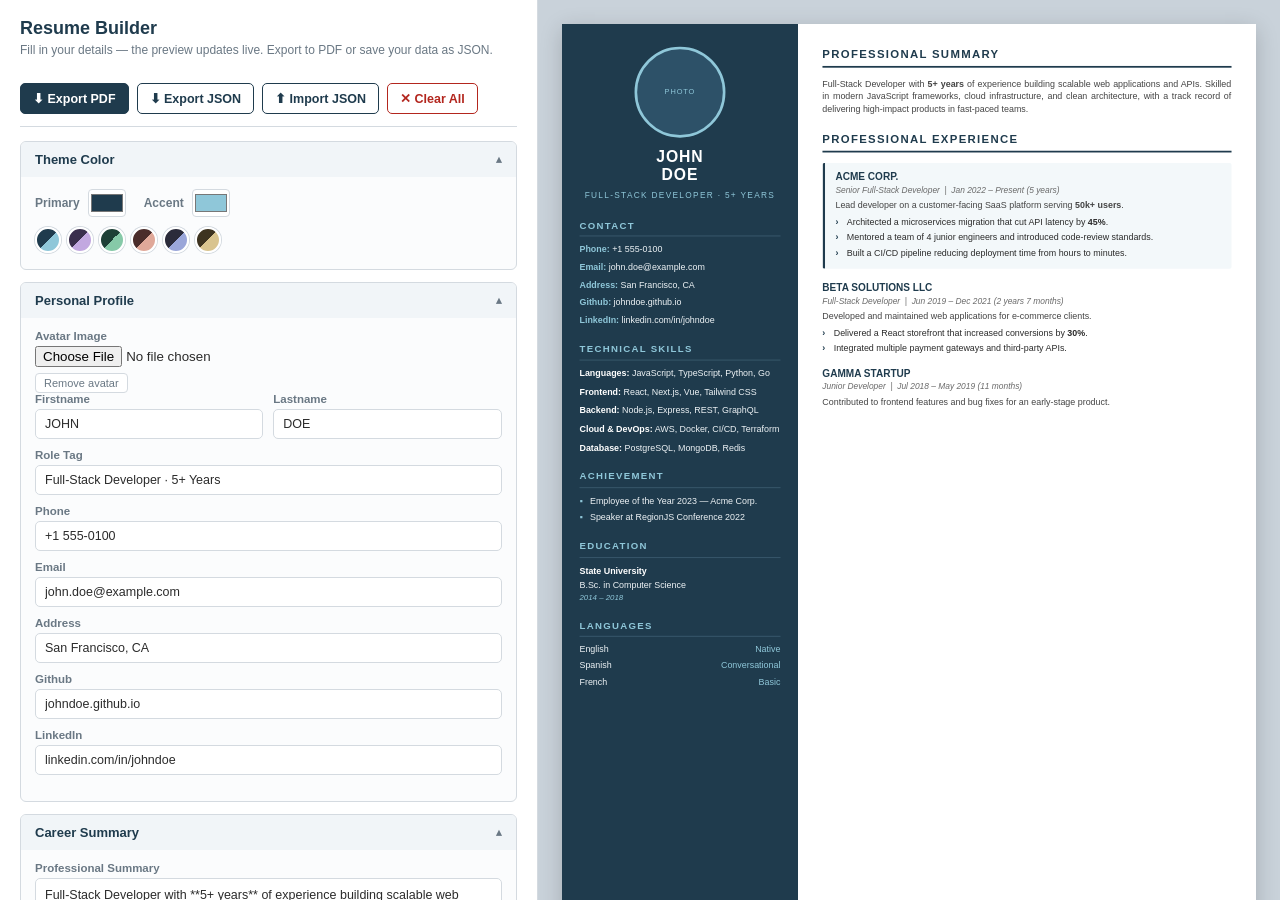
<file: resume-builder/index.html>
<!DOCTYPE html>
<html lang="en">
<head>
<meta charset="utf-8">
<meta name="viewport" content="width=device-width, initial-scale=1">
<title>Resume Builder</title>
<style>
  :root {
    --ui-bg: #eef1f4;
    --ui-panel: #ffffff;
    --ui-border: #d4dae0;
    --ui-accent: #1f3b4d;
    --ui-accent-light: #2d5168;
    --ui-text: #2b2b2b;
    --ui-muted: #6a7884;
  }
  * { box-sizing: border-box; }
  body {
    margin: 0;
    font-family: "Segoe UI", Arial, sans-serif;
    background: var(--ui-bg);
    color: var(--ui-text);
  }

  /* ---------- App layout ---------- */
  .app { display: flex; height: 100vh; overflow: hidden; }
  .editor {
    width: 42%;
    min-width: 380px;
    max-width: 640px;
    overflow-y: auto;
    background: var(--ui-panel);
    border-right: 1px solid var(--ui-border);
    padding: 18px 20px 60px;
  }
  .preview-pane {
    flex: 1;
    overflow: auto;
    padding: 24px;
    display: flex;
    justify-content: center;
    align-items: flex-start;
    background: #c9d2da;
  }
  /* Scaler is a spacer that reserves the scaled footprint of the resume */
  .preview-scaler {
    flex: 0 0 auto;
  }

  /* ---------- Mobile tab bar (hidden on desktop) ---------- */
  .mobile-tabs { display: none; }

  .app-title { font-size: 18px; font-weight: 700; color: var(--ui-accent); margin: 0 0 4px; }
  .app-sub { font-size: 12px; color: var(--ui-muted); margin: 0 0 16px; }

  .toolbar {
    position: sticky;
    top: 0;
    z-index: 5;
    background: var(--ui-panel);
    display: flex;
    flex-wrap: wrap;
    gap: 8px;
    padding: 10px 0 12px;
    border-bottom: 1px solid var(--ui-border);
    margin-bottom: 14px;
  }
  .btn {
    border: 1px solid var(--ui-accent);
    background: var(--ui-accent);
    color: #fff;
    font-size: 12.5px;
    font-weight: 600;
    padding: 7px 12px;
    border-radius: 5px;
    cursor: pointer;
    transition: opacity .15s;
  }
  .btn:hover { opacity: .88; }
  .btn.secondary { background: #fff; color: var(--ui-accent); }
  .btn.danger { background: #fff; color: #b3261e; border-color: #b3261e; }

  details.section {
    border: 1px solid var(--ui-border);
    border-radius: 6px;
    margin-bottom: 12px;
    background: #fbfcfd;
    overflow: hidden;
  }
  details.section > summary {
    cursor: pointer;
    list-style: none;
    padding: 10px 14px;
    font-weight: 700;
    font-size: 13px;
    color: var(--ui-accent);
    background: #f1f5f8;
    user-select: none;
    display: flex;
    align-items: center;
    justify-content: space-between;
  }
  details.section > summary::-webkit-details-marker { display: none; }
  details.section > summary::after { content: "▾"; font-size: 11px; color: var(--ui-muted); }
  details.section[open] > summary::after { content: "▴"; }
  .section-body { padding: 12px 14px 16px; }

  .field { margin-bottom: 10px; }
  .field label { display: block; font-size: 11.5px; font-weight: 600; color: var(--ui-muted); margin-bottom: 4px; }
  .field input[type=text],
  .field input[type=email],
  .field select,
  .field textarea {
    width: 100%;
    border: 1px solid var(--ui-border);
    border-radius: 5px;
    padding: 7px 9px;
    font-size: 12.5px;
    font-family: inherit;
    color: var(--ui-text);
    background: #fff;
  }
  .field textarea { resize: vertical; min-height: 56px; line-height: 1.45; }
  .field input:focus, .field textarea:focus, .field select:focus { outline: 2px solid var(--ui-accent-light); border-color: var(--ui-accent-light); }
  .field select { cursor: pointer; height: 34px; }
  .hint { font-size: 10.5px; color: var(--ui-muted); margin-top: 3px; }
  .row2 { display: flex; gap: 10px; }
  .row2 > .field { flex: 1; }

  .item-card {
    border: 1px solid var(--ui-border);
    border-radius: 6px;
    padding: 0;
    margin-bottom: 10px;
    background: #fff;
  }
  .item-head { display: flex; align-items: center; gap: 6px; padding: 9px 11px; }
  .item-head .item-label { font-size: 11.5px; font-weight: 700; color: var(--ui-accent); white-space: nowrap; }
  .item-body { padding: 2px 11px 11px; }
  summary.item-head { cursor: pointer; list-style: none; user-select: none; }
  summary.item-head::-webkit-details-marker { display: none; }
  summary.item-head::after { content: "▾"; font-size: 10px; color: var(--ui-muted); flex: none; }
  details.item-card[open] > summary.item-head::after { content: "▴"; }
  .item-sublabel {
    font-size: 11px;
    color: var(--ui-muted);
    flex: 1;
    min-width: 0;
    overflow: hidden;
    text-overflow: ellipsis;
    white-space: nowrap;
  }
  .item-sublabel:not(:empty)::before { content: "· "; }
  .item-actions { margin-left: auto; display: flex; gap: 4px; flex: none; }
  .drag-handle {
    cursor: grab;
    color: var(--ui-muted);
    font-size: 10px;
    letter-spacing: 1px;
    user-select: none;
    flex: none;
  }
  .item-card.dragging { opacity: 0.5; }
  .item-card.drop-above { box-shadow: 0 -2px 0 0 var(--ui-accent); }
  .item-card.drop-below { box-shadow: 0 2px 0 0 var(--ui-accent); }
  .mini-btn {
    border: 1px solid var(--ui-border);
    background: #fff;
    color: var(--ui-muted);
    font-size: 11px;
    padding: 3px 8px;
    border-radius: 4px;
    cursor: pointer;
  }
  .mini-btn:hover { color: #b3261e; border-color: #b3261e; }
  .mini-btn.move { padding: 3px 6px; }
  .mini-btn.move:hover { color: var(--ui-accent); border-color: var(--ui-accent); }
  .mini-btn:disabled { opacity: 0.4; cursor: default; pointer-events: none; }
  .add-btn {
    border: 1px dashed var(--ui-accent);
    background: #fff;
    color: var(--ui-accent);
    font-size: 12px;
    font-weight: 600;
    padding: 7px 12px;
    border-radius: 5px;
    cursor: pointer;
    width: 100%;
  }
  .add-btn:hover { background: #f1f5f8; }

  .color-row { display: flex; align-items: center; gap: 18px; flex-wrap: wrap; }
  .color-row label { display: flex; align-items: center; gap: 8px; font-size: 12px; font-weight: 600; color: var(--ui-muted); }
  .color-row input[type=color] { width: 38px; height: 28px; border: 1px solid var(--ui-border); border-radius: 4px; padding: 0; background: #fff; cursor: pointer; }
  .swatches { display: flex; gap: 6px; margin-top: 10px; flex-wrap: wrap; }
  .swatch { width: 26px; height: 26px; border-radius: 50%; border: 2px solid #fff; box-shadow: 0 0 0 1px var(--ui-border); cursor: pointer; }

  .avatar-preview { width: 60px; height: 60px; border-radius: 50%; object-fit: cover; border: 1px solid var(--ui-border); background: #f1f5f8; display: none; }
  .avatar-row { display: flex; align-items: center; gap: 12px; }

  /* ---------- Resume preview (mirrors resume.html) ---------- */
  .resume-wrap {
    --accent: #1f3b4d;
    --accent2: #8fc7d9;
    --accent-soft: #f3f8fa;
    --accent-border: #3a5a6e;
    --sidebar-text: #eef3f6;
    background: #fff;
    box-shadow: 0 6px 24px rgba(0,0,0,.18);
  }
  .resume-wrap, .resume-wrap * { box-sizing: border-box; margin: 0; padding: 0; }
  .resume-wrap { font-family: "Segoe UI", Arial, sans-serif; color: #2b2b2b; font-size: 10.2px; line-height: 1.4; }
  .resume-wrap .summary, .resume-wrap .job-desc, .resume-wrap ul.acc li,
  .resume-wrap .skill-group, .resume-wrap .side-list li { overflow-wrap: break-word; word-break: break-word; }
  .resume-wrap .page { width: 210mm; min-height: 297mm; display: flex; }
  .resume-wrap .sidebar { width: 34%; background: var(--accent); color: var(--sidebar-text); padding: 26px 20px; }
  .resume-wrap .profile-header { text-align: center; margin-bottom: 20px; }
  .resume-wrap .photo { width: 104px; height: 104px; border-radius: 50%; margin: 0 auto 12px; border: 3px solid var(--accent2); background: var(--accent-light, #2d5168); position: relative; overflow: hidden; display: flex; align-items: center; justify-content: center; }
  .resume-wrap .photo img { width: 100%; height: 100%; object-fit: cover; }
  .resume-wrap .photo .photo-hint { position: absolute; font-size: 8.5px; letter-spacing: 1px; color: var(--accent2); text-align: center; line-height: 1.3; padding: 0 6px; }
  .resume-wrap .name { font-size: 18px; font-weight: 700; letter-spacing: 1px; color: #ffffff; line-height: 1.15; }
  .resume-wrap .role-tag { font-size: 9.5px; letter-spacing: 1.5px; text-transform: uppercase; color: var(--accent2); margin-top: 6px; }
  .resume-wrap .side-section { margin-bottom: 18px; }
  .resume-wrap .side-title { font-size: 11px; font-weight: 700; letter-spacing: 1.5px; text-transform: uppercase; color: var(--accent2); border-bottom: 1px solid var(--accent-border); padding-bottom: 4px; margin-bottom: 8px; }
  .resume-wrap .contact-item { margin-bottom: 6px; word-break: break-word; }
  .resume-wrap .contact-item .lbl { color: var(--accent2); font-weight: 600; }
  .resume-wrap .skill-group { margin-bottom: 7px; }
  .resume-wrap .skill-group .lbl { color: #ffffff; font-weight: 600; }
  .resume-wrap .edu-date { font-size: 9px; font-style: italic; color: var(--accent2); margin-top: 1px; }
  .resume-wrap .lang-row { display: flex; justify-content: space-between; margin-bottom: 4px; }
  .resume-wrap .lang-row .lvl { color: var(--accent2); }
  .resume-wrap ul.side-list { list-style: none; }
  .resume-wrap ul.side-list li { margin-bottom: 5px; padding-left: 12px; position: relative; }
  .resume-wrap ul.side-list li::before { content: "▪"; position: absolute; left: 0; color: var(--accent2); }
  .resume-wrap .main { width: 66%; padding: 26px 28px; }
  .resume-wrap .summary { color: #444; margin-bottom: 18px; text-align: justify; }
  .resume-wrap .main-title { font-size: 13px; font-weight: 700; letter-spacing: 1.5px; text-transform: uppercase; color: var(--accent); border-bottom: 2px solid var(--accent); padding-bottom: 4px; margin-bottom: 12px; }
  .resume-wrap .job { margin-bottom: 14px; break-inside: avoid; page-break-inside: avoid; }
  .resume-wrap .side-section { break-inside: avoid; page-break-inside: avoid; }
  .resume-wrap .job-company { font-size: 11.5px; font-weight: 700; color: var(--accent); }
  .resume-wrap .job-meta { font-size: 9.6px; font-style: italic; color: #6a6a6a; margin-bottom: 4px; }
  .resume-wrap .job-desc { color: #444; margin-bottom: 5px; text-align: justify; }
  .resume-wrap ul.acc { list-style: none; }
  .resume-wrap ul.acc li { margin-bottom: 3px; padding-left: 13px; position: relative; text-align: justify; }
  .resume-wrap ul.acc li::before { content: "›"; position: absolute; left: 0; color: var(--accent); font-weight: 700; }
  .resume-wrap .current { background: var(--accent-soft); border-left: 3px solid var(--accent); padding: 8px 10px 8px 12px; border-radius: 2px; }

  /* ---------- Print ---------- */
  @page { size: A4; margin: 0; }
  @media print {
    body { background: #fff; }
    .app { display: block; height: auto; overflow: visible; }
    .editor, .mobile-tabs { display: none !important; }
    .preview-pane { padding: 0; overflow: visible; background: #fff; display: block; }
    .preview-scaler { transform: none !important; width: auto !important; height: auto !important; }
    .resume-wrap { box-shadow: none; transform: none !important; width: auto !important; }
    .resume-wrap .page { width: 210mm; min-height: 297mm; }
  }

  /* ---------- Responsive / mobile ---------- */
  @media (max-width: 900px) {
    .app { flex-direction: column; height: 100vh; }
    .mobile-tabs {
      display: flex;
      flex: 0 0 auto;
      border-bottom: 1px solid var(--ui-border);
      background: var(--ui-panel);
    }
    .mobile-tabs button {
      flex: 1;
      border: none;
      background: var(--ui-panel);
      color: var(--ui-muted);
      font-size: 14px;
      font-weight: 600;
      padding: 12px 0;
      cursor: pointer;
      border-bottom: 3px solid transparent;
    }
    .mobile-tabs button.active {
      color: var(--ui-accent);
      border-bottom-color: var(--ui-accent);
    }
    .editor {
      width: 100%;
      max-width: none;
      min-width: 0;
      flex: 1;
      border-right: none;
    }
    .preview-pane { flex: 1; padding: 14px; }
    /* Tab switching: show only the active pane */
    .app[data-tab="preview"] .editor { display: none; }
    .app[data-tab="editor"] .preview-pane { display: none; }
  }
  @media (max-width: 520px) {
    .editor { padding: 14px 14px 50px; }
    .toolbar .btn { flex: 1 1 auto; text-align: center; }
    .preview-pane { padding: 8px; }
  }
</style>
</head>
<body>
<div class="app" id="app">
  <!-- ============ MOBILE TABS ============ -->
  <div class="mobile-tabs">
    <button type="button" data-tab="editor" id="tabEditor">✎ Edit</button>
    <button type="button" data-tab="preview" id="tabPreview">👁 Preview</button>
  </div>
  <!-- ============ EDITOR ============ -->
  <div class="editor">
    <h1 class="app-title">Resume Builder</h1>
    <p class="app-sub">Fill in your details — the preview updates live. Export to PDF or save your data as JSON.</p>

    <div class="toolbar">
      <button class="btn" id="btnPdf">⬇ Export PDF</button>
      <button class="btn secondary" id="btnExportJson">⬇ Export JSON</button>
      <button class="btn secondary" id="btnImportJson">⬆ Import JSON</button>
      <button class="btn danger" id="btnClear">✕ Clear All</button>
      <input type="file" id="fileImport" accept="application/json,.json" style="display:none">
    </div>

    <!-- Theme -->
    <details class="section" open>
      <summary>Theme Color</summary>
      <div class="section-body">
        <div class="color-row">
          <label>Primary <input type="color" id="colPrimary" value="#1f3b4d"></label>
          <label>Accent <input type="color" id="colAccent" value="#8fc7d9"></label>
        </div>
        <div class="swatches" id="swatches"></div>
      </div>
    </details>

    <!-- Personal Profile -->
    <details class="section" open>
      <summary>Personal Profile</summary>
      <div class="section-body">
        <div class="avatar-row">
          <img id="avatarPreview" class="avatar-preview" alt="">
          <div style="flex:1">
            <div class="field" style="margin-bottom:6px">
              <label>Avatar Image</label>
              <input type="file" id="avatarFile" accept="image/*">
            </div>
            <button class="mini-btn" id="avatarRemove" type="button">Remove avatar</button>
          </div>
        </div>
        <div class="row2">
          <div class="field"><label>Firstname</label><input type="text" id="nameTop" placeholder="Firstname"></div>
          <div class="field"><label>Lastname</label><input type="text" id="nameBottom" placeholder="Lastname"></div>
        </div>
        <div class="field"><label>Role Tag</label><input type="text" id="roleTag" placeholder="Your professional role..."></div>
        <div class="field"><label>Phone</label><input type="text" id="cPhone" placeholder="+6012-3456789"></div>
        <div class="field"><label>Email</label><input type="email" id="cEmail" placeholder="name@example.com"></div>
        <div class="field"><label>Address</label><input type="text" id="cAddress" placeholder="Your address..."></div>
        <div class="field"><label>Github</label><input type="text" id="cGithub" placeholder="username.github.io"></div>
        <div class="field"><label>LinkedIn</label><input type="text" id="cLinkedin" placeholder="linkedin.com/in/username"></div>
      </div>
    </details>

    <!-- Career Summary -->
    <details class="section" open>
      <summary>Career Summary</summary>
      <div class="section-body">
        <div class="field">
          <label>Professional Summary</label>
          <textarea id="summary" rows="5" placeholder="Your professional summary..."></textarea>
          <div class="hint">Wrap text in **double asterisks** to make it bold.</div>
        </div>
      </div>
    </details>

    <!-- Technical Skills -->
    <details class="section">
      <summary>Technical Skills</summary>
      <div class="section-body">
        <div id="skillsList"></div>
        <button class="add-btn" id="addSkill" type="button">+ Add Skill Group</button>
      </div>
    </details>

    <!-- Achievements -->
    <details class="section">
      <summary>Achievements</summary>
      <div class="section-body">
        <div id="achList"></div>
        <button class="add-btn" id="addAch" type="button">+ Add Achievement</button>
      </div>
    </details>

    <!-- Education -->
    <details class="section">
      <summary>Educational Background</summary>
      <div class="section-body">
        <div id="eduList"></div>
        <button class="add-btn" id="addEdu" type="button">+ Add Education</button>
      </div>
    </details>

    <!-- Languages -->
    <details class="section">
      <summary>Language Skills</summary>
      <div class="section-body">
        <div id="langList"></div>
        <button class="add-btn" id="addLang" type="button">+ Add Language</button>
      </div>
    </details>

    <!-- Work Experience -->
    <details class="section">
      <summary>Work Experience</summary>
      <div class="section-body">
        <div id="jobList"></div>
        <button class="add-btn" id="addJob" type="button">+ Add Work Experience</button>
      </div>
    </details>
  </div>

  <!-- ============ PREVIEW ============ -->
  <div class="preview-pane" id="previewPane">
    <div class="preview-scaler" id="previewScaler">
    <div class="resume-wrap" id="resumeWrap">
      <div class="page">
        <aside class="sidebar">
          <div class="profile-header">
            <div class="photo" id="pvPhoto"></div>
            <div class="name" id="pvName"></div>
            <div class="role-tag" id="pvRole"></div>
          </div>
          <div class="side-section">
            <div class="side-title">Contact</div>
            <div id="pvContact"></div>
          </div>
          <div class="side-section">
            <div class="side-title">Technical Skills</div>
            <div id="pvSkills"></div>
          </div>
          <div class="side-section">
            <div class="side-title">Achievement</div>
            <ul class="side-list" id="pvAch"></ul>
          </div>
          <div class="side-section">
            <div class="side-title">Education</div>
            <div id="pvEdu"></div>
          </div>
          <div class="side-section">
            <div class="side-title">Languages</div>
            <div id="pvLang"></div>
          </div>
        </aside>
        <main class="main">
          <div class="main-title">Professional Summary</div>
          <div class="summary" id="pvSummary"></div>
          <div class="main-title">Professional Experience</div>
          <div id="pvJobs"></div>
        </main>
      </div>
    </div>
    </div>
  </div>
</div>

<script>
"use strict";

/* ---------------- Default data (dummy sample for reference) ---------------- */
function defaultData() {
  return {
    theme: { primary: "#1f3b4d", accent: "#8fc7d9" },
    avatar: "",
    nameTop: "JOHN",
    nameBottom: "DOE",
    roleTag: "Full-Stack Developer · 5+ Years",
    contact: {
      phone: "+1 555-0100",
      email: "john.doe@example.com",
      address: "San Francisco, CA",
      github: "johndoe.github.io",
      linkedin: "linkedin.com/in/johndoe"
    },
    summary: "Full-Stack Developer with **5+ years** of experience building scalable web applications and APIs. Skilled in modern JavaScript frameworks, cloud infrastructure, and clean architecture, with a track record of delivering high-impact products in fast-paced teams.",
    skills: [
      { label: "Languages", value: "JavaScript, TypeScript, Python, Go" },
      { label: "Frontend", value: "React, Next.js, Vue, Tailwind CSS" },
      { label: "Backend", value: "Node.js, Express, REST, GraphQL" },
      { label: "Cloud & DevOps", value: "AWS, Docker, CI/CD, Terraform" },
      { label: "Database", value: "PostgreSQL, MongoDB, Redis" }
    ],
    achievements: [
      "Employee of the Year 2023 — Acme Corp.",
      "Speaker at RegionJS Conference 2022"
    ],
    education: [
      { school: "State University", degree: "B.Sc. in Computer Science", startDate: "2014", endDate: "2018" }
    ],
    languages: [
      { name: "English", level: "Native" },
      { name: "Spanish", level: "Conversational" },
      { name: "French", level: "Basic" }
    ],
    jobs: [
      {
        company: "ACME CORP.",
        role: "Senior Full-Stack Developer",
        startDate: "Jan 2022",
        endDate: "",
        desc: "Lead developer on a customer-facing SaaS platform serving **50k+ users**.",
        current: true,
        acc: [
          "Architected a microservices migration that cut API latency by **45%**.",
          "Mentored a team of 4 junior engineers and introduced code-review standards.",
          "Built a CI/CD pipeline reducing deployment time from hours to minutes."
        ]
      },
      {
        company: "BETA SOLUTIONS LLC",
        role: "Full-Stack Developer",
        startDate: "Jun 2019",
        endDate: "Dec 2021",
        desc: "Developed and maintained web applications for e-commerce clients.",
        current: false,
        acc: [
          "Delivered a React storefront that increased conversions by **30%**.",
          "Integrated multiple payment gateways and third-party APIs."
        ]
      },
      {
        company: "GAMMA STARTUP",
        role: "Junior Developer",
        startDate: "Jul 2018",
        endDate: "May 2019",
        desc: "Contributed to frontend features and bug fixes for an early-stage product.",
        current: false,
        acc: []
      }
    ]
  };
}

const STORAGE_KEY = "resume-builder-data-v1";
let data = migrate(load());

/* ---------------- Helpers ---------------- */
// Bring older saved/imported data up to the current schema (new date fields, etc.)
function migrate(d) {
  d = d || {};
  (d.jobs || []).forEach(j => {
    // Old format stored a combined "meta" string ("Role | Start – End")
    if (j.meta && j.role === undefined) {
      const parts = String(j.meta).split("|");
      j.role = (parts[0] || "").trim();
      const dates = (parts[1] || "").trim().split(/[–-]/);
      j.startDate = (dates[0] || "").trim();
      j.endDate = (dates[1] || "").trim();
    }
    if (j.role === undefined) j.role = "";
    if (j.startDate === undefined) j.startDate = "";
    if (j.endDate === undefined) j.endDate = "";
    delete j.meta;
    // A literal "Present" end date predates the current-role checkbox
    if (/^\s*present\s*$/i.test(j.endDate)) { j.current = true; j.endDate = ""; }
  });
  (d.education || []).forEach(e => {
    if (e.startDate === undefined) e.startDate = "";
    if (e.endDate === undefined) e.endDate = "";
  });
  return d;
}
function load() {
  try {
    const raw = localStorage.getItem(STORAGE_KEY);
    if (raw) return Object.assign(defaultData(), JSON.parse(raw));
  } catch (e) {}
  return defaultData();
}
function save() {
  try { localStorage.setItem(STORAGE_KEY, JSON.stringify(data)); } catch (e) {}
}
function $(id) { return document.getElementById(id); }
function esc(s) {
  return String(s == null ? "" : s)
    .replace(/&/g, "&amp;").replace(/</g, "&lt;").replace(/>/g, "&gt;")
    .replace(/"/g, "&quot;");
}
// Escape, then convert **bold** markers into <strong>
function fmt(s) {
  return esc(s).replace(/\*\*(.+?)\*\*/g, "<strong>$1</strong>");
}

/* ---------------- Job duration ---------------- */
const MONTH_INDEX = { jan: 1, feb: 2, mar: 3, apr: 4, may: 5, jun: 6, jul: 7, aug: 8, sep: 9, oct: 10, nov: 11, dec: 12 };

// Parse free-text dates like "Jan 2024", "January 2024", "2024-01", "01/2024"
// into { y, m }; returns null when the format is unrecognised.
function parseMonth(s) {
  s = String(s == null ? "" : s).trim();
  let m = s.match(/^([A-Za-z]{3,9})\.?,?\s+(\d{4})$/);
  if (m) {
    const mo = MONTH_INDEX[m[1].slice(0, 3).toLowerCase()];
    return mo ? { y: +m[2], m: mo } : null;
  }
  m = s.match(/^(\d{4})[-\/.](\d{1,2})$/);
  if (m && +m[2] >= 1 && +m[2] <= 12) return { y: +m[1], m: +m[2] };
  m = s.match(/^(\d{1,2})[\/.](\d{4})$/);
  if (m && +m[1] >= 1 && +m[1] <= 12) return { y: +m[2], m: +m[1] };
  return null;
}

// "2 years 6 months" between two free-text dates, counting both end months
// (LinkedIn-style). Empty string when either date can't be parsed.
function durationStr(startStr, endStr, isCurrent) {
  const s = parseMonth(startStr);
  if (!s) return "";
  let e;
  if (isCurrent || /^\s*(present|now|current)\s*$/i.test(String(endStr == null ? "" : endStr))) {
    const now = new Date();
    e = { y: now.getFullYear(), m: now.getMonth() + 1 };
  } else {
    e = parseMonth(endStr);
  }
  if (!e) return "";
  const months = (e.y - s.y) * 12 + (e.m - s.m) + 1;
  if (months <= 0) return "";
  const y = Math.floor(months / 12), mo = months % 12;
  const parts = [];
  if (y) parts.push(y + (y === 1 ? " year" : " years"));
  if (mo) parts.push(mo + (mo === 1 ? " month" : " months"));
  return parts.join(" ");
}

/* ---------------- Render preview ---------------- */
function render() {
  const wrap = $("resumeWrap");
  wrap.style.setProperty("--accent", data.theme.primary);
  wrap.style.setProperty("--accent2", data.theme.accent);

  // Name
  const nm = [esc(data.nameTop), esc(data.nameBottom)].filter(Boolean).join("<br>");
  $("pvName").innerHTML = nm;
  $("pvRole").innerHTML = fmt(data.roleTag);

  // Photo
  if (data.avatar) {
    $("pvPhoto").innerHTML = '<img src="' + esc(data.avatar) + '" alt="">';
  } else {
    $("pvPhoto").innerHTML = '<span class="photo-hint">PHOTO</span>';
  }

  // Contact
  const c = data.contact || {};
  const contactRows = [
    ["Phone", c.phone], ["Email", c.email], ["Address", c.address],
    ["Github", c.github], ["LinkedIn", c.linkedin]
  ].filter(r => r[1])
   .map(r => '<div class="contact-item"><span class="lbl">' + r[0] + ':</span> ' + esc(r[1]) + '</div>')
   .join("");
  $("pvContact").innerHTML = contactRows;

  // Skills
  $("pvSkills").innerHTML = (data.skills || [])
    .filter(s => s.label || s.value)
    .map(s => '<div class="skill-group"><span class="lbl">' + esc(s.label) + ':</span> ' + fmt(s.value) + '</div>')
    .join("");

  // Achievements
  $("pvAch").innerHTML = (data.achievements || [])
    .filter(Boolean)
    .map(a => '<li>' + fmt(a) + '</li>').join("");

  // Education
  $("pvEdu").innerHTML = (data.education || [])
    .filter(e => e.school || e.degree)
    .map(e => {
      const dateStr = [e.startDate, e.endDate].filter(Boolean).join(" – ");
      return '<div class="skill-group" style="margin-bottom:2px"><span class="lbl">' + esc(e.school) + '</span></div>' +
        (e.degree ? '<div>' + esc(e.degree) + '</div>' : '') +
        (dateStr ? '<div class="edu-date">' + esc(dateStr) + '</div>' : '') +
        '<div style="margin-bottom:7px"></div>';
    })
    .join("");

  // Languages
  $("pvLang").innerHTML = (data.languages || [])
    .filter(l => l.name || l.level)
    .map(l => '<div class="lang-row"><span>' + esc(l.name) + '</span><span class="lvl">' + esc(l.level) + '</span></div>')
    .join("");

  // Summary
  $("pvSummary").innerHTML = fmt(data.summary);

  // Jobs
  $("pvJobs").innerHTML = (data.jobs || []).map(j => {
    const accHtml = (j.acc || []).filter(Boolean).length
      ? '<ul class="acc">' + j.acc.filter(Boolean).map(a => '<li>' + fmt(a) + '</li>').join("") + '</ul>'
      : '';
    const end = j.current ? "Present" : j.endDate;
    let dateStr = [j.startDate, end].filter(Boolean).join(" – ");
    const dur = durationStr(j.startDate, j.endDate, j.current);
    if (dateStr && dur) dateStr += " (" + dur + ")";
    const metaInner = [esc(j.role), esc(dateStr)].filter(Boolean).join(" &nbsp;|&nbsp; ");
    const metaHtml = metaInner ? '<div class="job-meta">' + metaInner + '</div>' : '';
    const descHtml = j.desc ? '<div class="job-desc">' + fmt(j.desc) + '</div>' : '';
    return '<div class="job' + (j.current ? ' current' : '') + '">' +
      '<div class="job-company">' + esc(j.company) + '</div>' +
      metaHtml + descHtml + accHtml + '</div>';
  }).join("");

  save();
  fitPreview();
}

/* ---------------- Fit A4 preview to the available pane width ---------------- */
function fitPreview() {
  const pane = $("previewPane");
  const scaler = $("previewScaler");
  const wrap = $("resumeWrap");
  if (!pane || !scaler || !wrap) return;
  // Reset everything so we can measure the resume at its true (unscaled) size.
  scaler.style.width = "";
  scaler.style.height = "";
  wrap.style.transform = "none";
  wrap.style.transformOrigin = "top left";
  wrap.style.width = "";
  // .page has a fixed 210mm width, so measure it for the true natural size.
  const page = wrap.querySelector(".page");
  const natW = page ? page.offsetWidth : wrap.offsetWidth;   // ~793px (210mm)
  const natH = page ? page.offsetHeight : wrap.offsetHeight;
  if (!natW) return;
  const padCss = getComputedStyle(pane);
  const padX = parseFloat(padCss.paddingLeft) + parseFloat(padCss.paddingRight);
  const available = pane.clientWidth - padX;
  const scale = Math.min(1, available / natW);
  // Scale the resume itself (so its white background + box-shadow scale with it),
  // pin its width to the natural page width so the page never overflows.
  wrap.style.width = natW + "px";
  wrap.style.transform = "scale(" + scale + ")";
  // The scaler is just a spacer that reserves the scaled footprint for scrolling/centering.
  scaler.style.width = (natW * scale) + "px";
  scaler.style.height = (natH * scale) + "px";
}

/* ---------------- Bind simple fields ---------------- */
function bindInput(id, getter, setter) {
  const el = $(id);
  el.value = getter() || "";
  el.addEventListener("input", () => { setter(el.value); render(); });
}

function bindSimpleFields() {
  bindInput("nameTop", () => data.nameTop, v => data.nameTop = v);
  bindInput("nameBottom", () => data.nameBottom, v => data.nameBottom = v);
  bindInput("roleTag", () => data.roleTag, v => data.roleTag = v);
  bindInput("cPhone", () => data.contact.phone, v => data.contact.phone = v);
  bindInput("cEmail", () => data.contact.email, v => data.contact.email = v);
  bindInput("cAddress", () => data.contact.address, v => data.contact.address = v);
  bindInput("cGithub", () => data.contact.github, v => data.contact.github = v);
  bindInput("cLinkedin", () => data.contact.linkedin, v => data.contact.linkedin = v);
  bindInput("summary", () => data.summary, v => data.summary = v);
}

/* ---------------- Theme ---------------- */
function bindTheme() {
  $("colPrimary").value = data.theme.primary;
  $("colAccent").value = data.theme.accent;
  $("colPrimary").addEventListener("input", e => { data.theme.primary = e.target.value; render(); });
  $("colAccent").addEventListener("input", e => { data.theme.accent = e.target.value; render(); });

  const presets = [
    ["#1f3b4d", "#8fc7d9"], ["#3a2f4d", "#c2a8e0"], ["#1d4036", "#86c9a8"],
    ["#4a2c2a", "#e0a899"], ["#2b2b3a", "#9aa6d9"], ["#3d3320", "#d9c48f"]
  ];
  const sw = $("swatches");
  presets.forEach(p => {
    const b = document.createElement("div");
    b.className = "swatch";
    b.style.background = "linear-gradient(135deg, " + p[0] + " 50%, " + p[1] + " 50%)";
    b.title = "Apply theme";
    b.addEventListener("click", () => {
      data.theme.primary = p[0]; data.theme.accent = p[1];
      $("colPrimary").value = p[0]; $("colAccent").value = p[1];
      render();
    });
    sw.appendChild(b);
  });
}

/* ---------------- Avatar ---------------- */
function bindAvatar() {
  const prev = $("avatarPreview");
  function refresh() {
    if (data.avatar) { prev.src = data.avatar; prev.style.display = "block"; }
    else { prev.style.display = "none"; prev.removeAttribute("src"); }
  }
  refresh();
  $("avatarFile").addEventListener("change", e => {
    const file = e.target.files[0];
    if (!file) return;
    const reader = new FileReader();
    reader.onload = () => { data.avatar = reader.result; refresh(); render(); };
    reader.readAsDataURL(file);
  });
  $("avatarRemove").addEventListener("click", () => {
    data.avatar = ""; $("avatarFile").value = ""; refresh(); render();
  });
}

/* ---------------- Dynamic list builders ---------------- */
function makeField(labelText, value, oninput, opts) {
  opts = opts || {};
  const wrap = document.createElement("div");
  wrap.className = "field";
  const lbl = document.createElement("label");
  lbl.textContent = labelText;
  wrap.appendChild(lbl);
  const input = opts.textarea ? document.createElement("textarea") : document.createElement("input");
  if (!opts.textarea) input.type = "text";
  if (opts.textarea) input.rows = opts.rows || 3;
  input.value = value || "";
  input.placeholder = opts.placeholder || "";
  input.addEventListener("input", () => { oninput(input.value); render(); });
  wrap.appendChild(input);
  return wrap;
}

function makeSelect(labelText, value, options, onchange) {
  const wrap = document.createElement("div");
  wrap.className = "field";
  const lbl = document.createElement("label");
  lbl.textContent = labelText;
  wrap.appendChild(lbl);
  const sel = document.createElement("select");
  const opts = options.slice();
  if (value && opts.indexOf(value) === -1) opts.unshift(value); // keep custom imported value
  opts.forEach(o => {
    const opt = document.createElement("option");
    opt.value = o; opt.textContent = o;
    if (o === value) opt.selected = true;
    sel.appendChild(opt);
  });
  sel.addEventListener("change", () => { onchange(sel.value); render(); });
  wrap.appendChild(sel);
  return wrap;
}

// Shared drag state for card reordering (only one drag can happen at a time).
let cardDrag = null;

// Buttons inside a <summary> must not toggle the <details> they live in.
function headBtn(text, title, onClick) {
  const b = document.createElement("button");
  b.className = "mini-btn";
  b.type = "button";
  b.textContent = text;
  if (title) b.title = title;
  b.addEventListener("click", e => { e.preventDefault(); e.stopPropagation(); onClick(); });
  return b;
}

// Collapsible, reorderable list-entry card shared by all editor sections.
// opts: {
//   collapsible: false to render a plain always-open card (default true),
//   obj: data object carrying the persisted _open flag,
//   sublabel: initial muted text shown next to the label,
//   reorder: { arr, index, rerender } enables drag handle + move buttons
// }
// Returns { root, body, sublabel } — append fields to body, update
// sublabel.textContent from input handlers to keep the header live.
function itemCard(label, onRemove, opts) {
  opts = opts || {};
  const collapsible = opts.collapsible !== false;
  const card = document.createElement(collapsible ? "details" : "div");
  card.className = "item-card";
  const head = document.createElement(collapsible ? "summary" : "div");
  head.className = "item-head";

  const lab = document.createElement("span");
  lab.className = "item-label";
  lab.textContent = label;
  const sub = document.createElement("span");
  sub.className = "item-sublabel";
  sub.textContent = opts.sublabel || "";
  const actions = document.createElement("span");
  actions.className = "item-actions";

  const r = opts.reorder;
  if (r) {
    const handle = document.createElement("span");
    handle.className = "drag-handle";
    handle.textContent = "⋮⋮";
    handle.title = "Drag to reorder";
    handle.addEventListener("click", e => { e.preventDefault(); e.stopPropagation(); });
    // Only the handle arms dragging, so text selection in fields keeps working.
    handle.addEventListener("mousedown", () => { card.draggable = true; });
    handle.addEventListener("mouseup", () => { card.draggable = false; });
    head.appendChild(handle);

    const moveTo = to => {
      const item = r.arr.splice(r.index, 1)[0];
      r.arr.splice(to, 0, item);
      r.rerender(); render();
    };
    const up = headBtn("▲", "Move up", () => moveTo(r.index - 1));
    const down = headBtn("▼", "Move down", () => moveTo(r.index + 1));
    up.classList.add("move"); down.classList.add("move");
    up.disabled = r.index === 0;
    down.disabled = r.index === r.arr.length - 1;
    actions.appendChild(up); actions.appendChild(down);

    card.addEventListener("dragstart", e => {
      cardDrag = { arr: r.arr, from: r.index };
      card.classList.add("dragging");
      e.dataTransfer.effectAllowed = "move";
      try { e.dataTransfer.setData("text/plain", ""); } catch (err) {}
    });
    card.addEventListener("dragend", () => {
      card.draggable = false;
      card.classList.remove("dragging");
      cardDrag = null;
      if (card.parentNode) {
        card.parentNode.querySelectorAll(".drop-above, .drop-below")
          .forEach(el => el.classList.remove("drop-above", "drop-below"));
      }
    });
    card.addEventListener("dragover", e => {
      if (!cardDrag || cardDrag.arr !== r.arr) return;
      e.preventDefault();
      e.dataTransfer.dropEffect = "move";
      const rect = card.getBoundingClientRect();
      const before = e.clientY < rect.top + rect.height / 2;
      card.classList.toggle("drop-above", before);
      card.classList.toggle("drop-below", !before);
    });
    card.addEventListener("dragleave", () => {
      card.classList.remove("drop-above", "drop-below");
    });
    card.addEventListener("drop", e => {
      if (!cardDrag || cardDrag.arr !== r.arr) return;
      e.preventDefault();
      const rect = card.getBoundingClientRect();
      const before = e.clientY < rect.top + rect.height / 2;
      const from = cardDrag.from;
      let to = r.index + (before ? 0 : 1);
      if (to > from) to--;
      cardDrag = null;
      if (to !== from) {
        const item = r.arr.splice(from, 1)[0];
        r.arr.splice(to, 0, item);
      }
      r.rerender(); render();
    });
  }

  const del = headBtn("✕ Remove", "", () => {
    const what = lab.textContent + (sub.textContent ? " · " + sub.textContent : "");
    if (confirm('Remove "' + what + '"?')) onRemove();
  });
  actions.appendChild(del);

  head.appendChild(lab);
  head.appendChild(sub);
  head.appendChild(actions);
  card.appendChild(head);

  const body = document.createElement("div");
  body.className = "item-body";
  card.appendChild(body);

  if (collapsible) {
    card.open = !opts.obj || opts.obj._open !== false;
    if (opts.obj) {
      card.addEventListener("toggle", () => { opts.obj._open = card.open; save(); });
    }
  }

  return { root: card, body: body, sublabel: sub };
}

function renderSkills() {
  const list = $("skillsList");
  list.innerHTML = "";
  data.skills.forEach((s, i) => {
    const card = itemCard("Skill Group " + (i + 1), () => { data.skills.splice(i, 1); renderSkills(); render(); },
      { obj: s, sublabel: s.label, reorder: { arr: data.skills, index: i, rerender: renderSkills } });
    card.body.appendChild(makeField("Label", s.label, v => { s.label = v; card.sublabel.textContent = v; }, { placeholder: "Languages" }));
    card.body.appendChild(makeField("Skills", s.value, v => s.value = v, { textarea: true, rows: 2, placeholder: "Go, Python, ..." }));
    list.appendChild(card.root);
  });
}

function renderAch() {
  const list = $("achList");
  list.innerHTML = "";
  data.achievements.forEach((a, i) => {
    const card = itemCard("Achievement " + (i + 1), () => { data.achievements.splice(i, 1); renderAch(); render(); },
      { collapsible: false, reorder: { arr: data.achievements, index: i, rerender: renderAch } });
    card.body.appendChild(makeField("Text", a, v => data.achievements[i] = v, { textarea: true, rows: 2, placeholder: "Best Employee of the year — Company" }));
    list.appendChild(card.root);
  });
}

function renderEdu() {
  const list = $("eduList");
  list.innerHTML = "";
  data.education.forEach((e, i) => {
    const card = itemCard("Education " + (i + 1), () => { data.education.splice(i, 1); renderEdu(); render(); },
      { obj: e, sublabel: e.school, reorder: { arr: data.education, index: i, rerender: renderEdu } });
    card.body.appendChild(makeField("School / Institution", e.school, v => { e.school = v; card.sublabel.textContent = v; }, { placeholder: "University Name" }));
    card.body.appendChild(makeField("Degree / Programme", e.degree, v => e.degree = v, { placeholder: "Degree / Programme" }));
    const drow = document.createElement("div");
    drow.className = "row2";
    drow.appendChild(makeField("Start Date", e.startDate, v => e.startDate = v, { placeholder: "2018" }));
    drow.appendChild(makeField("End Date", e.endDate, v => e.endDate = v, { placeholder: "2022" }));
    card.body.appendChild(drow);
    list.appendChild(card.root);
  });
}

const LANG_LEVELS = ["Native", "Fluent", "Advanced", "Conversational", "Intermediate", "Basic"];

function renderLang() {
  const list = $("langList");
  list.innerHTML = "";
  data.languages.forEach((l, i) => {
    if (!l.level) l.level = "Fluent";
    const card = itemCard("Language " + (i + 1), () => { data.languages.splice(i, 1); renderLang(); render(); },
      { obj: l, sublabel: l.name, reorder: { arr: data.languages, index: i, rerender: renderLang } });
    const row = document.createElement("div");
    row.className = "row2";
    row.appendChild(makeField("Language", l.name, v => { l.name = v; card.sublabel.textContent = v; }, { placeholder: "English" }));
    row.appendChild(makeSelect("Level", l.level, LANG_LEVELS, v => l.level = v));
    card.body.appendChild(row);
    list.appendChild(card.root);
  });
}

function renderJobs() {
  const list = $("jobList");
  list.innerHTML = "";
  const jobSub = j => [j.company, j.role].filter(Boolean).join(" - ");
  data.jobs.forEach((j, i) => {
    const card = itemCard("Experience " + (i + 1), () => { data.jobs.splice(i, 1); renderJobs(); render(); },
      { obj: j, sublabel: jobSub(j), reorder: { arr: data.jobs, index: i, rerender: renderJobs } });
    card.body.appendChild(makeField("Company", j.company, v => { j.company = v; card.sublabel.textContent = jobSub(j); }, { placeholder: "COMPANY NAME" }));
    card.body.appendChild(makeField("Role / Title", j.role, v => { j.role = v; card.sublabel.textContent = jobSub(j); }, { placeholder: "Software Engineer" }));
    const jdrow = document.createElement("div");
    jdrow.className = "row2";
    jdrow.appendChild(makeField("Start Date", j.startDate, v => j.startDate = v, { placeholder: "Jan 2024" }));
    const endField = makeField("End Date", j.endDate, v => j.endDate = v, { placeholder: "Present" });
    const endInput = endField.querySelector("input");
    if (j.current) { endInput.disabled = true; endInput.value = "Present"; }
    jdrow.appendChild(endField);
    card.body.appendChild(jdrow);
    card.body.appendChild(makeField("Description", j.desc, v => j.desc = v, { textarea: true, rows: 2, placeholder: "Short role description" }));

    // current toggle: shows "Present" as the end date and highlights the role
    const togWrap = document.createElement("div");
    togWrap.className = "field";
    const tl = document.createElement("label");
    tl.style.display = "flex"; tl.style.alignItems = "center"; tl.style.gap = "8px"; tl.style.cursor = "pointer";
    const chk = document.createElement("input");
    chk.type = "checkbox"; chk.checked = !!j.current;
    chk.style.width = "auto";
    chk.addEventListener("change", () => { j.current = chk.checked; renderJobs(); render(); });
    tl.appendChild(chk);
    tl.appendChild(document.createTextNode("I currently work here"));
    togWrap.appendChild(tl);
    card.body.appendChild(togWrap);

    // accomplishments
    const accLabel = document.createElement("div");
    accLabel.className = "field";
    accLabel.innerHTML = '<label>Accomplishments</label>';
    card.body.appendChild(accLabel);
    j.acc = j.acc || [];
    j.acc.forEach((a, ai) => {
      const arow = document.createElement("div");
      arow.style.display = "flex"; arow.style.gap = "6px"; arow.style.marginBottom = "6px";
      const inp = document.createElement("textarea");
      inp.rows = 2; inp.value = a; inp.style.flex = "1";
      inp.style.border = "1px solid #d4dae0"; inp.style.borderRadius = "5px";
      inp.style.padding = "6px 8px"; inp.style.fontSize = "12px"; inp.style.fontFamily = "inherit";
      inp.placeholder = "Achieved X by doing Y (**bold** supported)";
      inp.addEventListener("input", () => { j.acc[ai] = inp.value; render(); });
      const rm = document.createElement("button");
      rm.className = "mini-btn"; rm.type = "button"; rm.textContent = "✕";
      rm.addEventListener("click", () => { j.acc.splice(ai, 1); renderJobs(); render(); });
      arow.appendChild(inp); arow.appendChild(rm);
      card.body.appendChild(arow);
    });
    const addAcc = document.createElement("button");
    addAcc.className = "mini-btn"; addAcc.type = "button"; addAcc.textContent = "+ Add accomplishment";
    addAcc.addEventListener("click", () => { j.acc.push(""); renderJobs(); render(); });
    card.body.appendChild(addAcc);

    list.appendChild(card.root);
  });
}

function renderAllLists() {
  renderSkills(); renderAch(); renderEdu(); renderLang(); renderJobs();
}

/* ---------------- Add buttons ---------------- */
function bindAddButtons() {
  $("addSkill").addEventListener("click", () => { data.skills.push({ label: "", value: "" }); renderSkills(); render(); });
  $("addAch").addEventListener("click", () => { data.achievements.push(""); renderAch(); render(); });
  $("addEdu").addEventListener("click", () => { data.education.push({ school: "", degree: "", startDate: "", endDate: "" }); renderEdu(); render(); });
  $("addLang").addEventListener("click", () => { data.languages.push({ name: "", level: "Fluent" }); renderLang(); render(); });
  $("addJob").addEventListener("click", () => {
    data.jobs.push({ company: "", role: "", startDate: "", endDate: "", desc: "", current: false, acc: [] });
    renderJobs(); render();
  });
}

/* ---------------- PDF export (isolated iframe to avoid transform bugs) ---------------- */
function exportPdf() {
  const resume = $("resumeWrap");
  // Reuse the page's stylesheet so the resume looks identical; the inline
  // CSS variables on #resumeWrap travel with outerHTML so colors are preserved.
  const styles = Array.prototype.slice.call(document.querySelectorAll("style"))
    .map(s => s.textContent).join("\n");
  const html =
    '<!DOCTYPE html><html><head><meta charset="utf-8">' +
    '<style>' +
    '@page{size:A4;margin:0}' +
    'html,body{margin:0;padding:0;background:#fff}' +
    '*{-webkit-print-color-adjust:exact;print-color-adjust:exact}' +
    styles +
    '.resume-wrap{box-shadow:none!important}' +
    '.resume-wrap .page{margin:0 auto}' +
    '</style></head><body>' + resume.outerHTML + '</body></html>';

  const iframe = document.createElement("iframe");
  iframe.setAttribute("aria-hidden", "true");
  iframe.style.cssText = "position:fixed;right:0;bottom:0;width:0;height:0;border:0;visibility:hidden;";
  document.body.appendChild(iframe);

  const doc = iframe.contentWindow.document;
  doc.open(); doc.write(html); doc.close();

  let printed = false;
  function triggerPrint() {
    if (printed) return;
    printed = true;
    try {
      iframe.contentWindow.focus();
      iframe.contentWindow.print();
    } catch (e) {
      window.print();
    }
    setTimeout(() => { if (iframe.parentNode) iframe.parentNode.removeChild(iframe); }, 1500);
  }

  // Wait for any images (avatar) to finish loading before printing.
  const imgs = doc.images;
  if (imgs && imgs.length) {
    let remaining = imgs.length;
    const onSettled = () => { if (--remaining <= 0) triggerPrint(); };
    Array.prototype.slice.call(imgs).forEach(img => {
      if (img.complete) onSettled();
      else { img.onload = onSettled; img.onerror = onSettled; }
    });
    setTimeout(triggerPrint, 2000); // safety fallback
  } else {
    setTimeout(triggerPrint, 200);
  }
}

/* ---------------- Toolbar actions ---------------- */
function bindToolbar() {
  $("btnPdf").addEventListener("click", exportPdf);

  $("btnExportJson").addEventListener("click", () => {
    const blob = new Blob([JSON.stringify(data, null, 2)], { type: "application/json" });
    const url = URL.createObjectURL(blob);
    const a = document.createElement("a");
    const base = (data.nameTop + "-" + data.nameBottom).trim().replace(/\s+/g, "-") || "resume";
    a.href = url; a.download = base + "-resume.json";
    document.body.appendChild(a); a.click(); document.body.removeChild(a);
    URL.revokeObjectURL(url);
  });

  $("btnImportJson").addEventListener("click", () => $("fileImport").click());
  $("fileImport").addEventListener("change", e => {
    const file = e.target.files[0];
    if (!file) return;
    const reader = new FileReader();
    reader.onload = () => {
      try {
        const obj = JSON.parse(reader.result);
        data = migrate(Object.assign(defaultData(), obj));
        // normalise arrays in case of partial files
        data.skills = data.skills || [];
        data.achievements = data.achievements || [];
        data.education = data.education || [];
        data.languages = data.languages || [];
        data.jobs = data.jobs || [];
        rebindAll();
        alert("Resume data imported successfully.");
      } catch (err) {
        alert("Could not read JSON file: " + err.message);
      }
      $("fileImport").value = "";
    };
    reader.readAsText(file);
  });

  $("btnClear").addEventListener("click", () => {
    if (!confirm("Clear ALL resume data? This cannot be undone.")) return;
    data = defaultData();
    rebindAll();
  });
}

/* ---------------- (Re)bind everything ---------------- */
function rebindAll() {
  // refresh simple inputs
  $("nameTop").value = data.nameTop || "";
  $("nameBottom").value = data.nameBottom || "";
  $("roleTag").value = data.roleTag || "";
  $("cPhone").value = data.contact.phone || "";
  $("cEmail").value = data.contact.email || "";
  $("cAddress").value = data.contact.address || "";
  $("cGithub").value = data.contact.github || "";
  $("cLinkedin").value = data.contact.linkedin || "";
  $("summary").value = data.summary || "";
  $("colPrimary").value = data.theme.primary;
  $("colAccent").value = data.theme.accent;
  // avatar preview
  const prev = $("avatarPreview");
  if (data.avatar) { prev.src = data.avatar; prev.style.display = "block"; }
  else { prev.style.display = "none"; prev.removeAttribute("src"); }
  renderAllLists();
  render();
}

/* ---------------- Mobile tabs ---------------- */
function bindMobileTabs() {
  const app = $("app");
  const tabs = document.querySelectorAll(".mobile-tabs button");
  function activate(name) {
    app.setAttribute("data-tab", name);
    tabs.forEach(b => b.classList.toggle("active", b.dataset.tab === name));
    if (name === "preview") fitPreview();
  }
  tabs.forEach(b => b.addEventListener("click", () => activate(b.dataset.tab)));
  activate("editor");
}

/* ---------------- Init ---------------- */
bindSimpleFields();
bindTheme();
bindAvatar();
bindAddButtons();
bindToolbar();
bindMobileTabs();
renderAllLists();
render();

window.addEventListener("resize", fitPreview);
window.addEventListener("load", fitPreview);
</script>
</body>
</html>
</file>
